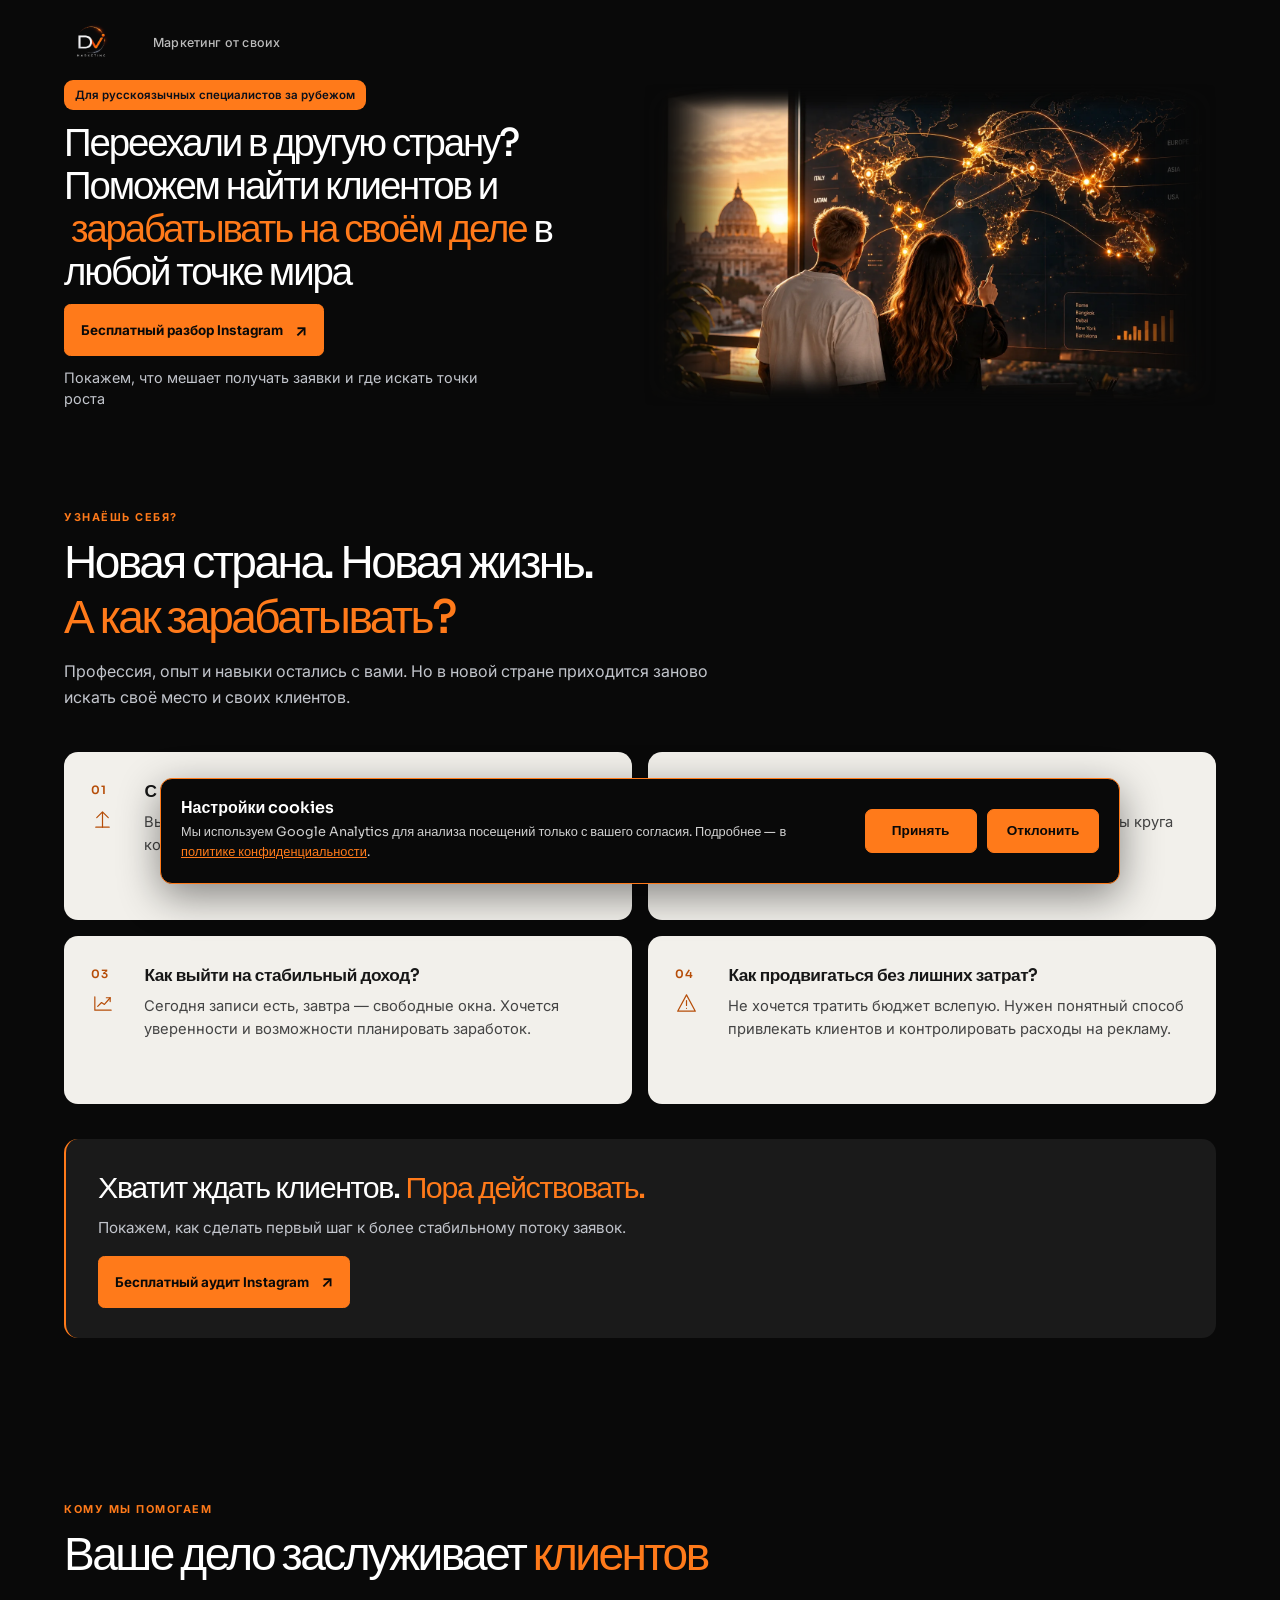
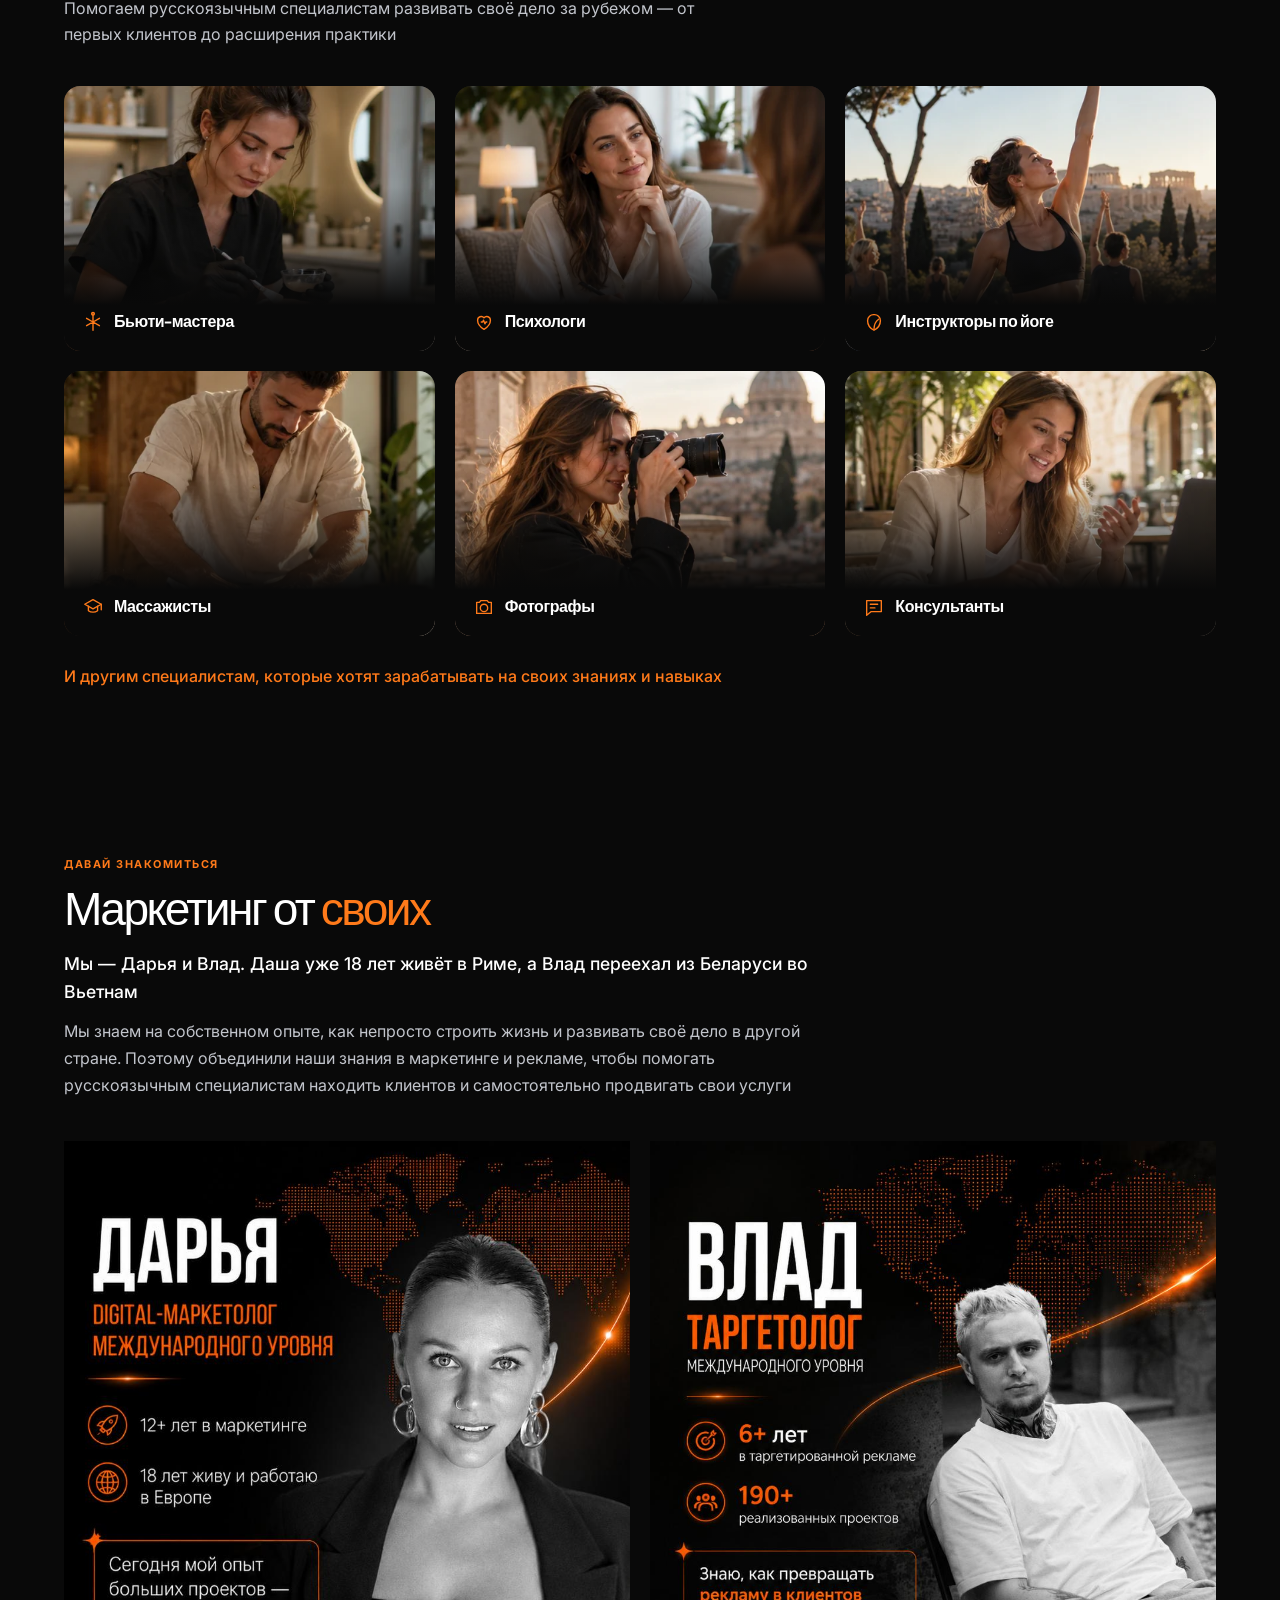
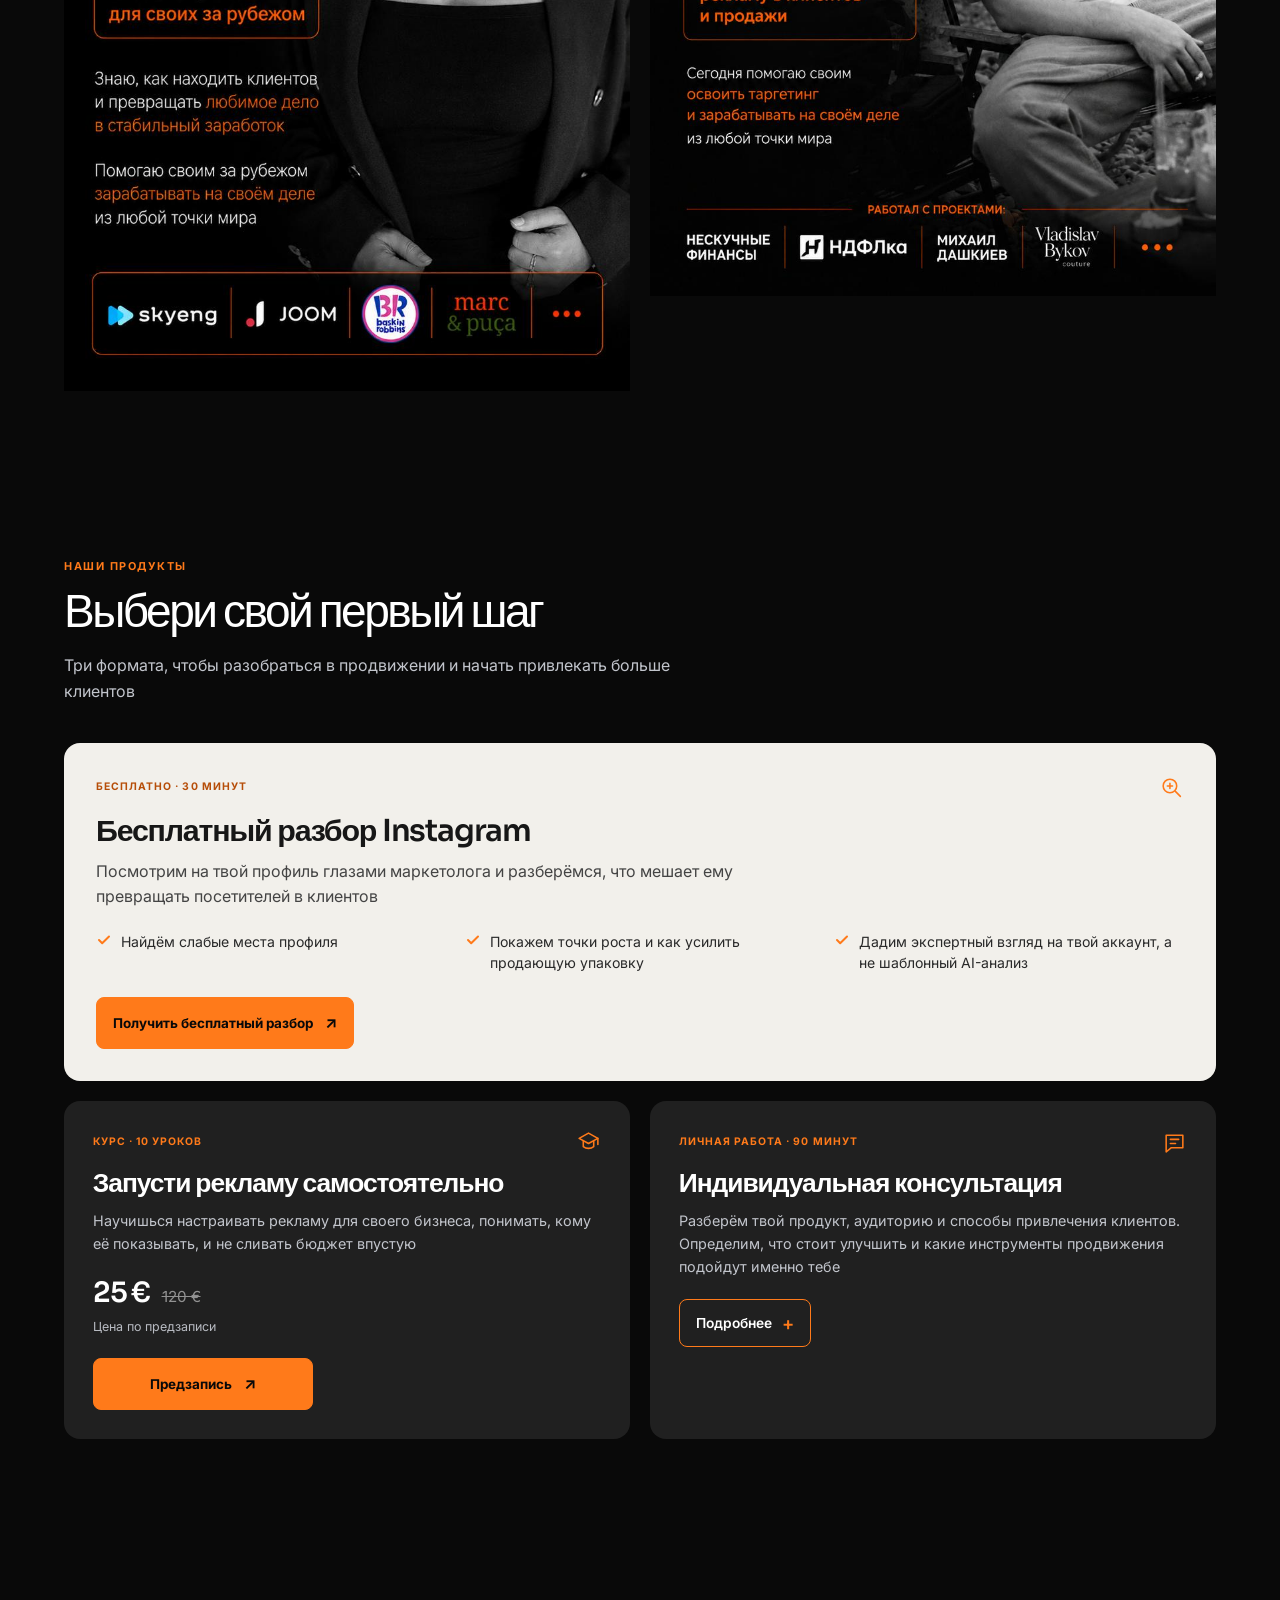
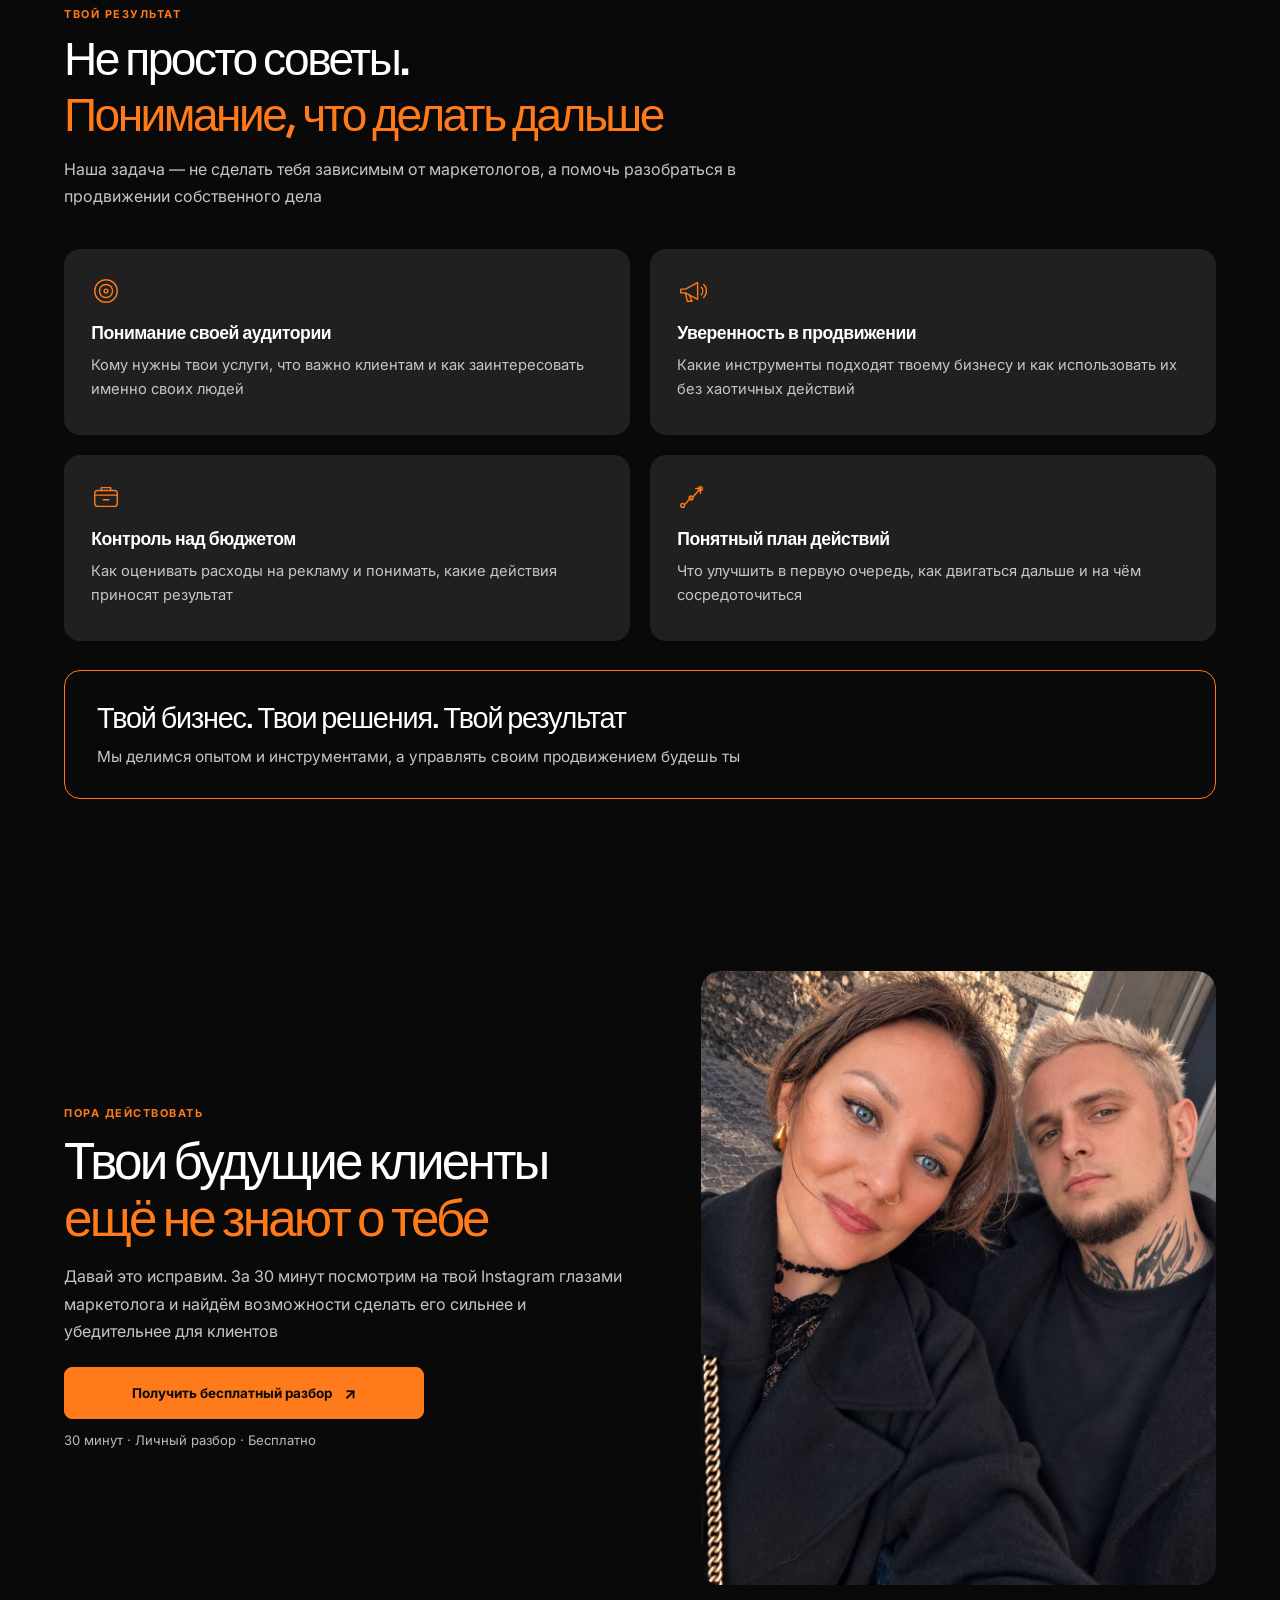
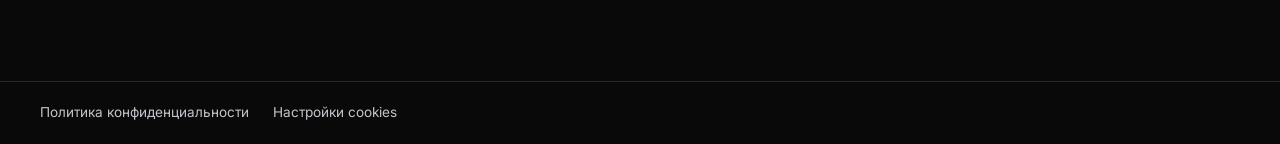
<file: index.html>
<!doctype html>
<html lang="ru">
  <head>
    <meta charset="utf-8" />
    <meta name="viewport" content="width=device-width, initial-scale=1" />
    <meta name="theme-color" content="#090909" />
    <title>DV Marketing — Маркетинг от своих | Клиенты за рубежом</title>
    <meta
      name="description"
      content="Помогаем русскоязычным специалистам за рубежом привлекать клиентов. Бесплатный разбор Instagram, обучение самостоятельному запуску рекламы и личные консультации"
    />
    <meta property="og:type" content="website" />
    <meta property="og:title" content="DV Marketing | Маркетинг от своих" />
    <meta
      property="og:description"
      content="Помогаем экспертам и мастерам находить клиентов и развивать своё дело в любой стране мира"
    />
    <meta property="og:locale" content="ru_RU" />
    <meta property="og:url" content="https://dvmarketing2026.github.io/DV-marketing/" />
    <meta
      property="og:image"
      content="https://dvmarketing2026.github.io/DV-marketing/images/hero-world-map.webp"
    />
    <link rel="canonical" href="https://dvmarketing2026.github.io/DV-marketing/" />
    <link rel="icon" type="image/jpeg" href="images/logo.jpeg?v=20261020" />
    <link rel="preconnect" href="https://fonts.googleapis.com" />
    <link rel="preconnect" href="https://fonts.gstatic.com" crossorigin />
    <link
      href="https://fonts.googleapis.com/css2?family=Inter:wght@400;500;600;700&family=Sora:wght@400;500;600;700&display=swap"
      rel="stylesheet"
    />
    <link rel="stylesheet" href="style.css" />
    <script src="script.js" defer></script>
  </head>
  <body>
    <main id="main">
      <section class="hero" aria-labelledby="hero-title">
        <header class="site-header">
          <a class="brand" href="#main" aria-label="DV Marketing — на главную">
            <img
              class="brand__logo"
              src="images/logo.jpeg"
              alt="DV"
              width="1280"
              height="1280"
            />
          </a>
          <p class="brand__tagline">Маркетинг от своих</p>
        </header>
        <div class="hero__content">
          <p class="hero__badge">
            Для русскоязычных специалистов за рубежом
          </p>
          <h1 id="hero-title">
            <span class="hero__headline-line">Переехали в другую страну?</span>
            <span class="hero__headline-line">
              Поможем найти клиентов&nbsp;и
              <span class="hero__highlight">&nbsp;зарабатывать на своём деле</span>&nbsp;в любой точке мира
            </span>
          </h1>
        </div>
        <figure class="hero__visual">
          <img
            class="hero__image"
            src="images/hero-world-map.webp"
            alt="Дарья и Влад рассматривают карту мира с международными связями"
            width="1536"
            height="864"
            fetchpriority="high"
          />
        </figure>
        <div class="hero__action">
          <a
            class="hero__button"
            href="https://t.me/dv_marketing_assistant_bot?start=audit"
            target="_blank"
            rel="noopener noreferrer"
          >
            Бесплатный разбор Instagram
            <span class="hero__button-arrow" aria-hidden="true">↗</span>
          </a>
          <p class="hero__note">
            Покажем, что мешает получать заявки и где искать точки роста
          </p>
        </div>
      </section>
      <section class="pains-section" aria-labelledby="pains-title">
        <div class="pains-section__inner">
          <header class="pains-section__header">
            <p class="pains-section__eyebrow">УЗНАЁШЬ СЕБЯ?</p>
            <h2 class="pains-section__title" id="pains-title">
              <span>Новая страна. Новая жизнь.</span>
              <span class="pains-section__title-accent">А как зарабатывать?</span>
            </h2>
            <p class="pains-section__intro">
              Профессия, опыт и навыки остались с вами. Но в новой стране приходится заново искать своё место и своих клиентов.
            </p>
          </header>

          <ul class="pains-list">
            <li class="pains-list__item">
              <div class="pains-list__meta">
                <span class="pains-list__number">01</span>
                <svg class="pains-list__icon" viewBox="0 0 24 24" fill="none" aria-hidden="true">
                  <path d="M12 20V4m0 0L6 10m6-6 6 6" />
                  <path d="M5 20h14" />
                </svg>
              </div>
              <div class="pains-list__copy">
                <h3>С чего начать?</h3>
                <p>Вы знаете своё дело, но не понимаете, как находить людей, которым нужны ваши услуги.</p>
              </div>
            </li>
            <li class="pains-list__item">
              <div class="pains-list__meta">
                <span class="pains-list__number">02</span>
                <svg class="pains-list__icon" viewBox="0 0 24 24" fill="none" aria-hidden="true">
                  <circle cx="10.5" cy="10.5" r="6.5" />
                  <path d="m15.5 15.5 5 5M10.5 7v7m-3.5-3.5h7" />
                </svg>
              </div>
              <div class="pains-list__copy">
                <h3>Как привлечь больше клиентов?</h3>
                <p>Рекомендации работают, но хочется выйти за пределы круга знакомых и расширить свою аудиторию.</p>
              </div>
            </li>
            <li class="pains-list__item">
              <div class="pains-list__meta">
                <span class="pains-list__number">03</span>
                <svg class="pains-list__icon" viewBox="0 0 24 24" fill="none" aria-hidden="true">
                  <path d="M4 19V5m0 14h17" />
                  <path d="m7 15 4-4 3 2 6-7" />
                  <path d="M16 6h4v4" />
                </svg>
              </div>
              <div class="pains-list__copy">
                <h3>Как выйти на стабильный доход?</h3>
                <p>Сегодня записи есть, завтра — свободные окна. Хочется уверенности и возможности планировать заработок.</p>
              </div>
            </li>
            <li class="pains-list__item">
              <div class="pains-list__meta">
                <span class="pains-list__number">04</span>
                <svg class="pains-list__icon" viewBox="0 0 24 24" fill="none" aria-hidden="true">
                  <path d="M12 3 2.8 20h18.4L12 3Z" />
                  <path d="M12 9v5m0 3h.01" />
                </svg>
              </div>
              <div class="pains-list__copy">
                <h3>Как продвигаться без лишних затрат?</h3>
                <p>Не хочется тратить бюджет вслепую. Нужен понятный способ привлекать клиентов и контролировать расходы на рекламу.</p>
              </div>
            </li>
          </ul>
          <aside class="pains-callout">
            <h3>Хватит ждать клиентов. <span>Пора действовать.</span></h3>
            <p>Покажем, как сделать первый шаг к более стабильному потоку заявок.</p>
            <a
              class="hero__button pains-callout__button"
              href="https://t.me/dv_marketing_assistant_bot?start=audit"
              target="_blank"
              rel="noopener noreferrer"
            >
              Бесплатный аудит Instagram
              <span class="hero__button-arrow" aria-hidden="true">↗</span>
            </a>
          </aside>
        </div>
      </section>
      <section class="audience-section" aria-labelledby="audience-title">
        <div class="audience-section__inner">
          <header class="audience-section__header">
            <p class="audience-section__eyebrow">КОМУ МЫ ПОМОГАЕМ</p>
            <h2 class="audience-section__title" id="audience-title">
              Ваше дело заслуживает <span>клиентов</span>
            </h2>
            <p class="audience-section__intro">
              Помогаем русскоязычным специалистам развивать своё дело за рубежом — от первых клиентов до расширения практики
            </p>
          </header>

          <div class="audience-grid">
            <article class="audience-card">
              <img
                class="audience-card__image"
                src="images/dv-beautician.webp"
                alt="Косметолог проводит процедуру клиенту"
                width="502"
                height="502"
                loading="lazy"
              />
              <div class="audience-card__caption">
                <svg class="audience-card__icon" viewBox="0 0 24 24" fill="none" aria-hidden="true">
                  <path d="M12 3v18M5 8l7 4 7-4M5 16l7-4 7 4" />
                  <circle cx="12" cy="3" r="1.5" />
                </svg>
                <h3>Бьюти-мастера</h3>
              </div>
            </article>
            <article class="audience-card">
              <img
                class="audience-card__image"
                src="images/dv-psychologist.webp"
                alt="Психолог проводит консультацию"
                width="502"
                height="502"
                loading="lazy"
              />
              <div class="audience-card__caption">
                <svg class="audience-card__icon" viewBox="0 0 24 24" fill="none" aria-hidden="true">
                  <path d="M12 20s-7-4.35-7-10a4 4 0 0 1 7-2.65A4 4 0 0 1 19 10c0 5.65-7 10-7 10Z" />
                  <path d="M9 12h1.5l1-2 1.5 4 1-2H15" />
                </svg>
                <h3>Психологи</h3>
              </div>
            </article>
            <article class="audience-card">
              <img
                class="audience-card__image"
                src="images/dv-yoga-instructor.webp"
                alt="Инструктор по йоге показывает упражнение"
                width="502"
                height="502"
                loading="lazy"
              />
              <div class="audience-card__caption">
                <svg class="audience-card__icon" viewBox="0 0 24 24" fill="none" aria-hidden="true">
                  <path d="M12 21c-4.5-2.4-7-6-7-10.5A6.5 6.5 0 0 1 12 4a6.5 6.5 0 0 1 7 6.5C19 15 16.5 18.6 12 21Z" />
                  <path d="M12 20c0-5 1.5-8.5 5-11" />
                </svg>
                <h3>Инструкторы по йоге</h3>
              </div>
            </article>
            <article class="audience-card">
              <img
                class="audience-card__image"
                src="images/dv-massage-therapist.webp"
                alt="Массажист проводит массаж клиенту"
                width="502"
                height="502"
                loading="lazy"
              />
              <div class="audience-card__caption">
                <svg class="audience-card__icon" viewBox="0 0 24 24" fill="none" aria-hidden="true">
                  <path d="m3 9 9-5 9 5-9 5-9-5Z" />
                  <path d="M7 11.2V16c2.8 2.2 7.2 2.2 10 0v-4.8M21 9v6" />
                </svg>
                <h3>Массажисты</h3>
              </div>
            </article>
            <article class="audience-card">
              <img
                class="audience-card__image"
                src="images/dv-photographer-rome.webp"
                alt="Фотограф за работой в Риме"
                width="502"
                height="502"
                loading="lazy"
              />
              <div class="audience-card__caption">
                <svg class="audience-card__icon" viewBox="0 0 24 24" fill="none" aria-hidden="true">
                  <path d="M4 7h3l1.5-2h7L17 7h3v12H4V7Z" />
                  <circle cx="12" cy="13" r="4" />
                </svg>
                <h3>Фотографы</h3>
              </div>
            </article>
            <article class="audience-card">
              <img
                class="audience-card__image"
                src="images/dv-consultant.webp"
                alt="Консультант обсуждает проект с клиентом"
                width="502"
                height="502"
                loading="lazy"
              />
              <div class="audience-card__caption">
                <svg class="audience-card__icon" viewBox="0 0 24 24" fill="none" aria-hidden="true">
                  <path d="M4 5h16v12H9l-5 4V5Z" />
                  <path d="M8 9h8M8 13h5" />
                </svg>
                <h3>Консультанты</h3>
              </div>
            </article>
          </div>

          <p class="audience-section__other">
            И другим специалистам, которые хотят зарабатывать на своих знаниях и навыках
          </p>
        </div>
      </section>
      <section class="founders-section" aria-labelledby="founders-title">
        <div class="founders-section__inner">
          <header class="founders-section__header">
            <p class="founders-section__eyebrow">ДАВАЙ ЗНАКОМИТЬСЯ</p>
            <h2 class="founders-section__title" id="founders-title">
              Маркетинг от <span>своих</span>
            </h2>
            <p class="founders-section__intro">
              Мы — Дарья и Влад. Даша уже 18 лет живёт в Риме, а Влад переехал из Беларуси во Вьетнам
            </p>
            <p class="founders-section__copy">
              Мы знаем на собственном опыте, как непросто строить жизнь и развивать своё дело в другой стране. Поэтому объединили наши знания в маркетинге и рекламе, чтобы помогать русскоязычным специалистам находить клиентов и самостоятельно продвигать свои услуги
            </p>
          </header>

          <div class="founders-gallery">
            <figure class="founders-gallery__item">
              <img
                class="founders-gallery__image"
                src="images/daria-profile.jpeg"
                alt="Дарья, digital-маркетолог международного уровня"
                width="852"
                height="1280"
                loading="lazy"
              />
            </figure>
            <figure class="founders-gallery__item">
              <img
                class="founders-gallery__image"
                src="images/vlad-profile.jpeg"
                alt="Влад, таргетолог международного уровня"
                width="960"
                height="1280"
                loading="lazy"
              />
            </figure>
          </div>
        </div>
      </section>
      <section class="products-section" aria-labelledby="products-title">
        <div class="products-section__inner">
          <header class="products-section__header">
            <p class="products-section__eyebrow">НАШИ ПРОДУКТЫ</p>
            <h2 class="products-section__title" id="products-title">Выбери свой первый шаг</h2>
            <p class="products-section__intro">
              Три формата, чтобы разобраться в продвижении и начать привлекать больше клиентов
            </p>
          </header>

          <div class="products-grid">
            <article class="products-card products-card--audit">
              <div class="products-card__topline">
                <span class="products-card__label">БЕСПЛАТНО · 30 МИНУТ</span>
                <svg class="products-card__icon" viewBox="0 0 24 24" fill="none" aria-hidden="true">
                  <circle cx="10.5" cy="10.5" r="6.5" />
                  <path d="m15.5 15.5 5 5M8 10.5h5M10.5 8v5" />
                </svg>
              </div>
              <h3 class="products-card__title">Бесплатный разбор Instagram</h3>
              <p class="products-card__description">
                Посмотрим на твой профиль глазами маркетолога и разберёмся, что мешает ему превращать посетителей в клиентов
              </p>
              <ul class="products-benefits">
                <li>
                  <svg viewBox="0 0 16 16" fill="none" aria-hidden="true">
                    <path d="m3 8 3.2 3.2L13 4.5" />
                  </svg>
                  <span>Найдём слабые места профиля</span>
                </li>
                <li>
                  <svg viewBox="0 0 16 16" fill="none" aria-hidden="true">
                    <path d="m3 8 3.2 3.2L13 4.5" />
                  </svg>
                  <span>Покажем точки роста и как усилить продающую упаковку</span>
                </li>
                <li>
                  <svg viewBox="0 0 16 16" fill="none" aria-hidden="true">
                    <path d="m3 8 3.2 3.2L13 4.5" />
                  </svg>
                  <span>Дадим экспертный взгляд на твой аккаунт, а не шаблонный AI-анализ</span>
                </li>
              </ul>
              <a
                class="hero__button products-card__button"
                href="https://t.me/dv_marketing_assistant_bot?start=audit"
                target="_blank"
                rel="noopener noreferrer"
              >
                Получить бесплатный разбор
                <span class="hero__button-arrow" aria-hidden="true">↗</span>
              </a>
            </article>

            <article class="products-card products-card--course">
              <div class="products-card__topline">
                <span class="products-card__label">КУРС · 10 УРОКОВ</span>
                <svg class="products-card__icon" viewBox="0 0 24 24" fill="none" aria-hidden="true">
                  <path d="m3 8 9-5 9 5-9 5-9-5Z" />
                  <path d="M7 10.5V16c2.8 2.2 7.2 2.2 10 0v-5.5M21 8v6" />
                </svg>
              </div>
              <h3 class="products-card__title">Запусти рекламу самостоятельно</h3>
              <p class="products-card__description">
                Научишься настраивать рекламу для своего бизнеса, понимать, кому её показывать, и не сливать бюджет впустую
              </p>
              <div class="products-price">
                <span class="products-price__current">25 €</span>
                <del class="products-price__previous">120 €</del>
              </div>
              <p class="products-card__price-note">Цена по предзаписи</p>
              <a
                class="hero__button products-card__button"
                href="https://t.me/dv_marketing_assistant_bot?start=course_waitlist"
                target="_blank"
                rel="noopener noreferrer"
              >
                Предзапись
                <span class="hero__button-arrow" aria-hidden="true">↗</span>
              </a>
            </article>

            <article class="products-card products-card--consultation">
              <div class="products-card__topline">
                <span class="products-card__label">ЛИЧНАЯ РАБОТА · 90 МИНУТ</span>
                <svg class="products-card__icon" viewBox="0 0 24 24" fill="none" aria-hidden="true">
                  <path d="M4 5h16v12H9l-5 4V5Z" />
                  <path d="M8 9h8M8 13h5" />
                </svg>
              </div>
              <h3 class="products-card__title">Индивидуальная консультация</h3>
              <p class="products-card__description">
                Разберём твой продукт, аудиторию и способы привлечения клиентов. Определим, что стоит улучшить и какие инструменты продвижения подойдут именно тебе
              </p>
              <details class="products-details">
                <summary>Подробнее</summary>
                <p>
                  На встрече обсудим твои задачи, разберём текущие способы продвижения и определим приоритетные действия, которые ты сможешь внедрить самостоятельно
                </p>
                <a
                  class="hero__button products-card__button"
                  href="https://t.me/dv_marketing_assistant_bot?start=consultation"
                  target="_blank"
                  rel="noopener noreferrer"
                >
                  Записаться на консультацию
                  <span class="hero__button-arrow" aria-hidden="true">↗</span>
                </a>
              </details>
            </article>
          </div>
        </div>
      </section>
      <section class="results-section" aria-labelledby="results-title">
        <div class="results-section__inner">
          <header class="results-section__header">
            <p class="results-section__eyebrow">ТВОЙ РЕЗУЛЬТАТ</p>
            <h2 class="results-section__title" id="results-title">
              <span>Не просто советы.</span>
              <span class="results-section__title-accent">Понимание, что делать дальше</span>
            </h2>
            <p class="results-section__intro">
              Наша задача — не сделать тебя зависимым от маркетологов, а помочь разобраться в продвижении собственного дела
            </p>
          </header>

          <ul class="results-grid">
            <li class="results-card">
              <svg class="results-card__icon" viewBox="0 0 32 32" fill="none" aria-hidden="true">
                <circle cx="16" cy="16" r="12" />
                <circle cx="16" cy="16" r="7" />
                <circle cx="16" cy="16" r="2" />
              </svg>
              <h3>Понимание своей аудитории</h3>
              <p>Кому нужны твои услуги, что важно клиентам и как заинтересовать именно своих людей</p>
            </li>
            <li class="results-card">
              <svg class="results-card__icon" viewBox="0 0 32 32" fill="none" aria-hidden="true">
                <path d="M4 14v4h5l13 7V7L9 14H4Z" />
                <path d="m9 18 2 9h5l-3-7" />
                <path d="M26 12a6 6 0 0 1 0 8M28.5 9a10 10 0 0 1 0 14" />
              </svg>
              <h3>Уверенность в продвижении</h3>
              <p>Какие инструменты подходят твоему бизнесу и как использовать их без хаотичных действий</p>
            </li>
            <li class="results-card">
              <svg class="results-card__icon" viewBox="0 0 32 32" fill="none" aria-hidden="true">
                <rect x="4" y="9" width="24" height="17" rx="3" />
                <path d="M4 14h24M13 19h6" />
                <path d="M11 9V6h10v3" />
              </svg>
              <h3>Контроль над бюджетом</h3>
              <p>Как оценивать расходы на рекламу и понимать, какие действия приносят результат</p>
            </li>
            <li class="results-card">
              <svg class="results-card__icon" viewBox="0 0 32 32" fill="none" aria-hidden="true">
                <circle cx="6" cy="25" r="2" />
                <circle cx="15" cy="17" r="2" />
                <circle cx="25" cy="7" r="2" />
                <path d="M8 24c3-1 4-6 7-7m2-1 6-7" />
                <path d="M20 7h5v5" />
              </svg>
              <h3>Понятный план действий</h3>
              <p>Что улучшить в первую очередь, как двигаться дальше и на чём сосредоточиться</p>
            </li>
          </ul>

          <aside class="results-callout">
            <h3>Твой бизнес. Твои решения. Твой результат</h3>
            <p>Мы делимся опытом и инструментами, а управлять своим продвижением будешь ты</p>
          </aside>
        </div>
      </section>
      <section class="final-section" aria-labelledby="final-title">
        <div class="final-section__inner">
          <div class="final-section__content">
            <p class="final-section__eyebrow">ПОРА ДЕЙСТВОВАТЬ</p>
            <h2 class="final-section__title" id="final-title">
              Твои будущие клиенты <span>ещё не знают о тебе</span>
            </h2>
            <p class="final-section__description">
              Давай это исправим. За 30 минут посмотрим на твой Instagram глазами маркетолога и найдём возможности сделать его сильнее и убедительнее для клиентов
            </p>
            <a
              class="hero__button final-section__button"
              href="https://t.me/dv_marketing_assistant_bot?start=audit"
              target="_blank"
              rel="noopener noreferrer"
            >
              Получить бесплатный разбор
              <span class="hero__button-arrow" aria-hidden="true">↗</span>
            </a>
            <p class="final-section__note">30 минут · Личный разбор · Бесплатно</p>
          </div>
          <figure class="final-section__visual">
            <img
              class="final-section__image"
              src="images/daria-vlad-together.jpeg"
              alt="Дарья и Влад вместе"
              width="1074"
              height="1280"
              loading="lazy"
            />
          </figure>
        </div>
      </section>
    </main>
    <footer class="site-footer">
      <div class="site-footer__inner">
        <a href="privacy.html">Политика конфиденциальности</a>
        <a href="#cookie-banner" data-cookie-settings>Настройки cookies</a>
      </div>
    </footer>
    <section
      class="cookie-banner"
      id="cookie-banner"
      role="dialog"
      aria-labelledby="cookie-banner-title"
      aria-describedby="cookie-banner-description"
      hidden
    >
      <div class="cookie-banner__copy">
        <h2 id="cookie-banner-title">Настройки cookies</h2>
        <p id="cookie-banner-description">
          Мы используем Google Analytics для анализа посещений только с вашего согласия. Подробнее — в
          <a href="privacy.html">политике конфиденциальности</a>.
        </p>
      </div>
      <div class="cookie-banner__actions">
        <button class="cookie-banner__button" type="button" data-cookie-choice="accepted">Принять</button>
        <button class="cookie-banner__button" type="button" data-cookie-choice="rejected">Отклонить</button>
      </div>
    </section>
  </body>
</html>
</file>
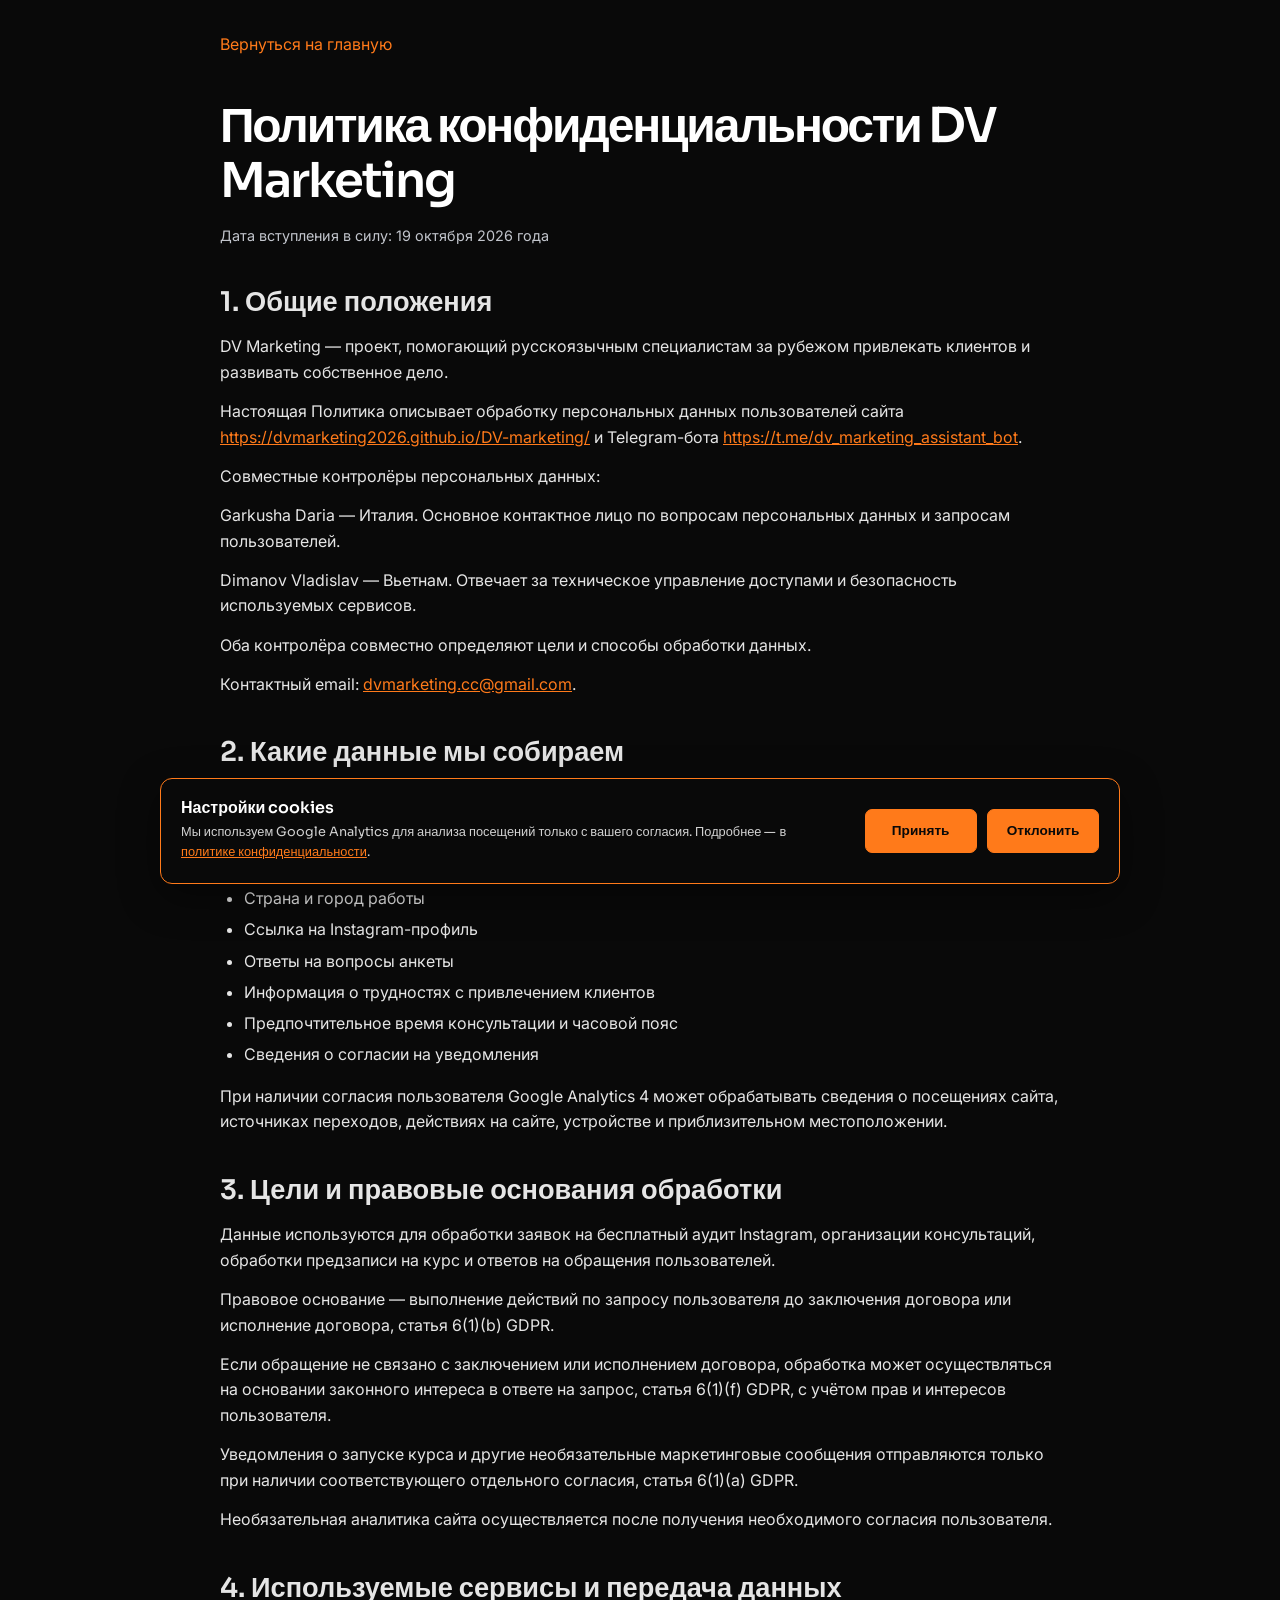
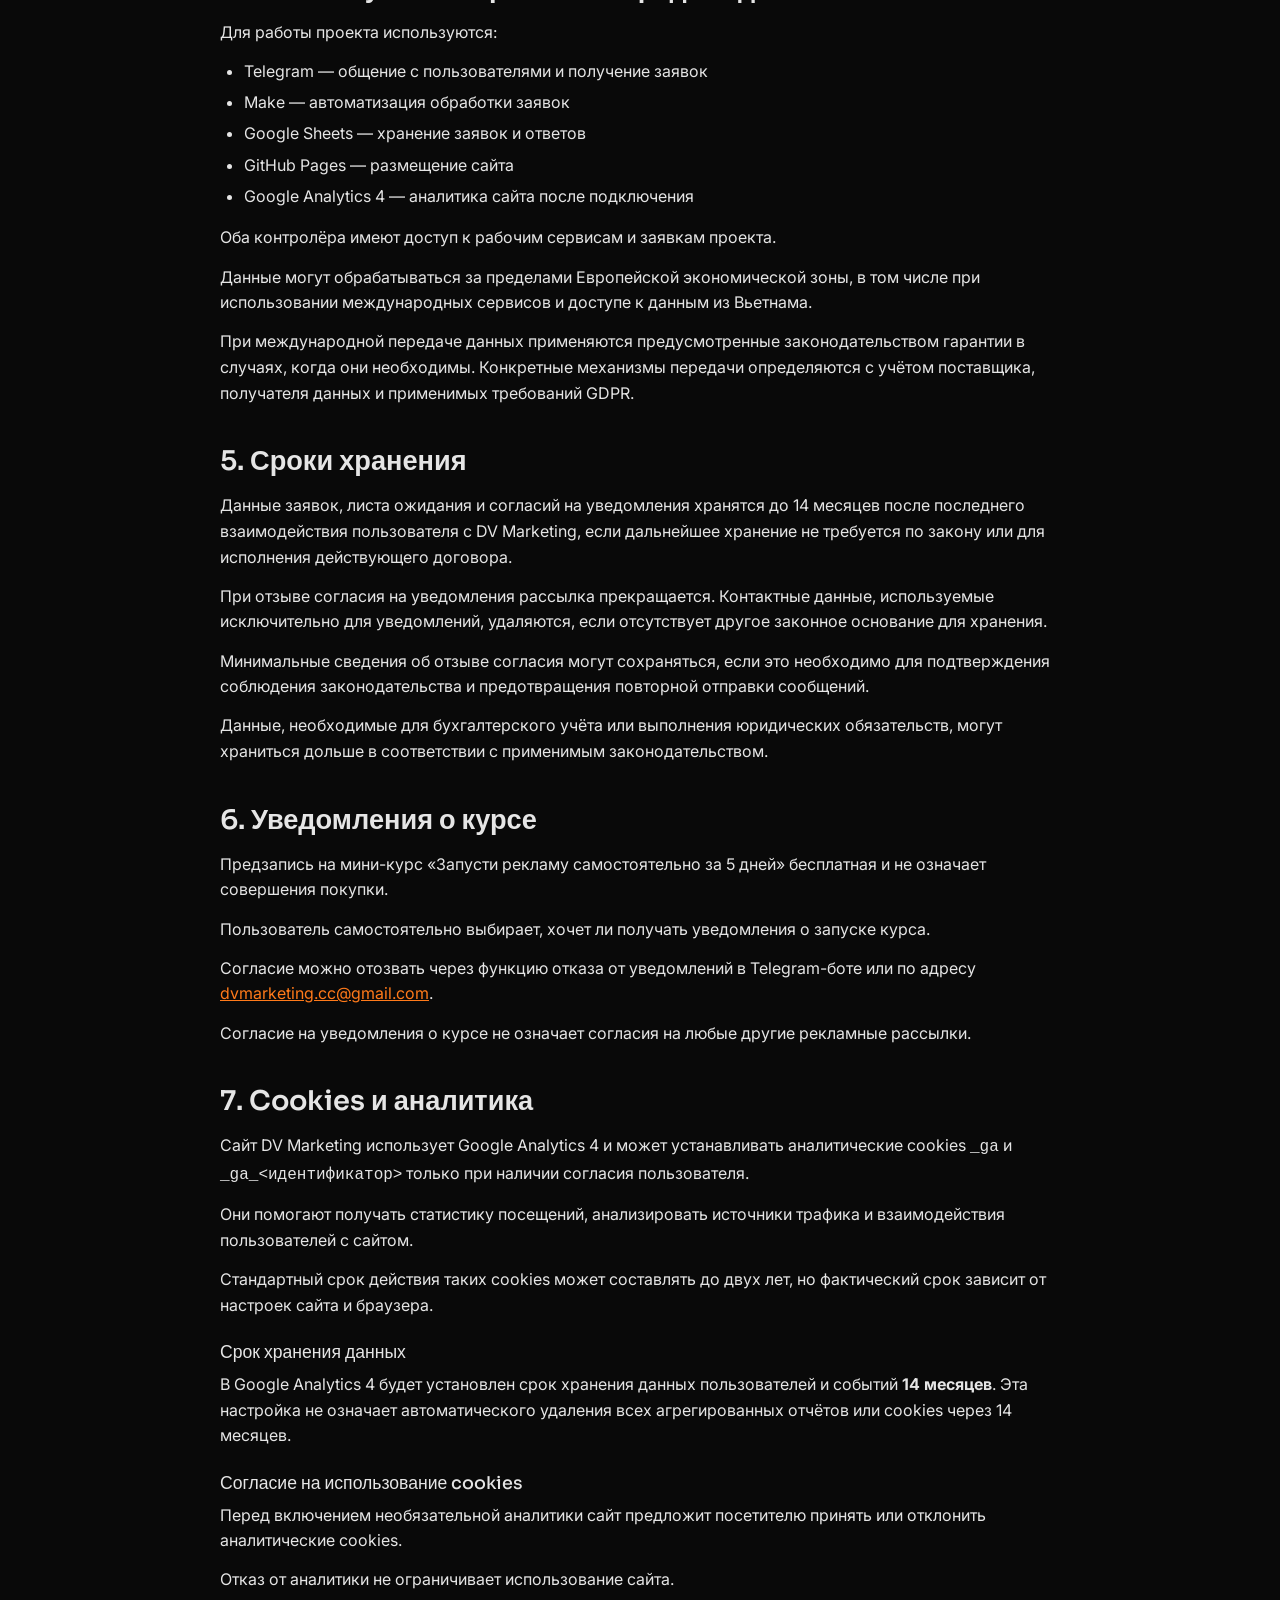
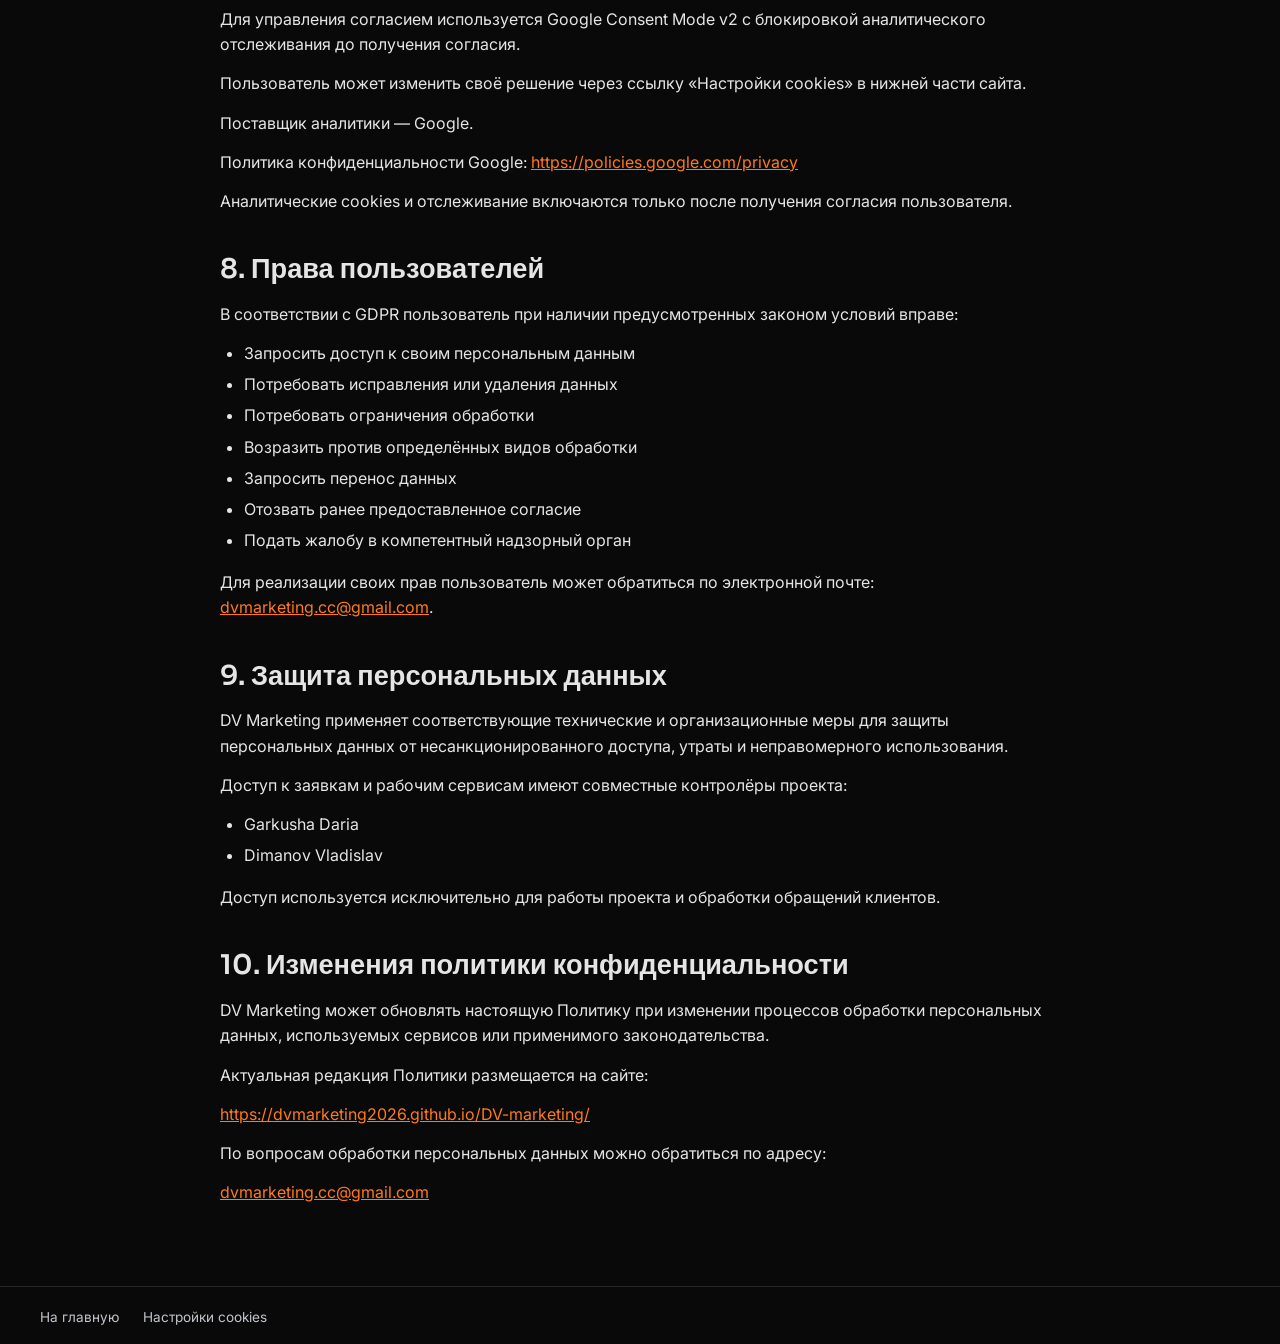
<file: privacy.html>
<!doctype html>
<html lang="ru">
  <head>
    <meta charset="utf-8" />
    <meta name="viewport" content="width=device-width, initial-scale=1" />
    <meta name="theme-color" content="#090909" />
    <title>Политика конфиденциальности — DV Marketing</title>
    <link rel="icon" type="image/jpeg" href="images/logo.jpeg?v=20261020" />
    <link rel="preconnect" href="https://fonts.googleapis.com" />
    <link rel="preconnect" href="https://fonts.gstatic.com" crossorigin />
    <link
      href="https://fonts.googleapis.com/css2?family=Inter:wght@400;500;600;700&family=Sora:wght@400;500;600;700&display=swap"
      rel="stylesheet"
    />
    <link rel="stylesheet" href="style.css" />
    <script src="script.js" defer></script>
  </head>
  <body>
    <main class="privacy-page">
      <a class="privacy-page__back" href="index.html">Вернуться на главную</a>
      <article>
        <header>
          <h1 class="privacy-page__title">Политика конфиденциальности DV Marketing</h1>
          <p class="privacy-page__date">
            Дата вступления в силу:
            <time datetime="2026-10-19">19 октября 2026 года</time>
          </p>
        </header>
        <div class="privacy-page__content" id="privacy-content">
          <section aria-labelledby="privacy-section-1">
            <h2 id="privacy-section-1">1. Общие положения</h2>
            <p>
              DV Marketing — проект, помогающий русскоязычным специалистам за рубежом привлекать клиентов и развивать собственное дело.
            </p>
            <p>
              Настоящая Политика описывает обработку персональных данных пользователей сайта
              <a href="https://dvmarketing2026.github.io/DV-marketing/">https://dvmarketing2026.github.io/DV-marketing/</a>
              и Telegram-бота
              <a href="https://t.me/dv_marketing_assistant_bot">https://t.me/dv_marketing_assistant_bot</a>.
            </p>
            <p>Совместные контролёры персональных данных:</p>
            <p>
              Garkusha Daria — Италия. Основное контактное лицо по вопросам персональных данных и запросам пользователей.
            </p>
            <p>
              Dimanov Vladislav — Вьетнам. Отвечает за техническое управление доступами и безопасность используемых сервисов.
            </p>
            <p>Оба контролёра совместно определяют цели и способы обработки данных.</p>
            <p>
              Контактный email:
              <a href="mailto:dvmarketing.cc@gmail.com">dvmarketing.cc@gmail.com</a>.
            </p>
          </section>

          <section aria-labelledby="privacy-section-2">
            <h2 id="privacy-section-2">2. Какие данные мы собираем</h2>
            <p>При обращении через Telegram-бота могут обрабатываться:</p>
            <ul>
              <li>Имя пользователя и Telegram ID</li>
              <li>Профессия и сфера деятельности</li>
              <li>Страна и город работы</li>
              <li>Ссылка на Instagram-профиль</li>
              <li>Ответы на вопросы анкеты</li>
              <li>Информация о трудностях с привлечением клиентов</li>
              <li>Предпочтительное время консультации и часовой пояс</li>
              <li>Сведения о согласии на уведомления</li>
            </ul>
            <p>
              При наличии согласия пользователя Google Analytics 4 может обрабатывать сведения о посещениях сайта, источниках переходов, действиях на сайте, устройстве и приблизительном местоположении.
            </p>
          </section>

          <section aria-labelledby="privacy-section-3">
            <h2 id="privacy-section-3">3. Цели и правовые основания обработки</h2>
            <p>
              Данные используются для обработки заявок на бесплатный аудит Instagram, организации консультаций, обработки предзаписи на курс и ответов на обращения пользователей.
            </p>
            <p>
              Правовое основание — выполнение действий по запросу пользователя до заключения договора или исполнение договора, статья 6(1)(b) GDPR.
            </p>
            <p>
              Если обращение не связано с заключением или исполнением договора, обработка может осуществляться на основании законного интереса в ответе на запрос, статья 6(1)(f) GDPR, с учётом прав и интересов пользователя.
            </p>
            <p>
              Уведомления о запуске курса и другие необязательные маркетинговые сообщения отправляются только при наличии соответствующего отдельного согласия, статья 6(1)(a) GDPR.
            </p>
            <p>Необязательная аналитика сайта осуществляется после получения необходимого согласия пользователя.</p>
          </section>

          <section aria-labelledby="privacy-section-4">
            <h2 id="privacy-section-4">4. Используемые сервисы и передача данных</h2>
            <p>Для работы проекта используются:</p>
            <ul>
              <li>Telegram — общение с пользователями и получение заявок</li>
              <li>Make — автоматизация обработки заявок</li>
              <li>Google Sheets — хранение заявок и ответов</li>
              <li>GitHub Pages — размещение сайта</li>
              <li>Google Analytics 4 — аналитика сайта после подключения</li>
            </ul>
            <p>Оба контролёра имеют доступ к рабочим сервисам и заявкам проекта.</p>
            <p>
              Данные могут обрабатываться за пределами Европейской экономической зоны, в том числе при использовании международных сервисов и доступе к данным из Вьетнама.
            </p>
            <p>
              При международной передаче данных применяются предусмотренные законодательством гарантии в случаях, когда они необходимы. Конкретные механизмы передачи определяются с учётом поставщика, получателя данных и применимых требований GDPR.
            </p>
          </section>

          <section aria-labelledby="privacy-section-5">
            <h2 id="privacy-section-5">5. Сроки хранения</h2>
            <p>
              Данные заявок, листа ожидания и согласий на уведомления хранятся до 14 месяцев после последнего взаимодействия пользователя с DV Marketing, если дальнейшее хранение не требуется по закону или для исполнения действующего договора.
            </p>
            <p>
              При отзыве согласия на уведомления рассылка прекращается. Контактные данные, используемые исключительно для уведомлений, удаляются, если отсутствует другое законное основание для хранения.
            </p>
            <p>
              Минимальные сведения об отзыве согласия могут сохраняться, если это необходимо для подтверждения соблюдения законодательства и предотвращения повторной отправки сообщений.
            </p>
            <p>
              Данные, необходимые для бухгалтерского учёта или выполнения юридических обязательств, могут храниться дольше в соответствии с применимым законодательством.
            </p>
          </section>

          <section aria-labelledby="privacy-section-6">
            <h2 id="privacy-section-6">6. Уведомления о курсе</h2>
            <p>
              Предзапись на мини-курс «Запусти рекламу самостоятельно за 5 дней» бесплатная и не означает совершения покупки.
            </p>
            <p>Пользователь самостоятельно выбирает, хочет ли получать уведомления о запуске курса.</p>
            <p>
              Согласие можно отозвать через функцию отказа от уведомлений в Telegram-боте или по адресу
              <a href="mailto:dvmarketing.cc@gmail.com">dvmarketing.cc@gmail.com</a>.
            </p>
            <p>Согласие на уведомления о курсе не означает согласия на любые другие рекламные рассылки.</p>
          </section>

          <section aria-labelledby="privacy-section-7">
            <h2 id="privacy-section-7">7. Cookies и аналитика</h2>
            <p>
              Сайт DV Marketing использует Google Analytics 4 и может устанавливать аналитические cookies <code>_ga</code> и <code>_ga_&lt;идентификатор&gt;</code> только при наличии согласия пользователя.
            </p>
            <p>
              Они помогают получать статистику посещений, анализировать источники трафика и взаимодействия пользователей с сайтом.
            </p>
            <p>
              Стандартный срок действия таких cookies может составлять до двух лет, но фактический срок зависит от настроек сайта и браузера.
            </p>
            <h3>Срок хранения данных</h3>
            <p>
              В Google Analytics 4 будет установлен срок хранения данных пользователей и событий <strong>14 месяцев</strong>. Эта настройка не означает автоматического удаления всех агрегированных отчётов или cookies через 14 месяцев.
            </p>
            <h3>Согласие на использование cookies</h3>
            <p>
              Перед включением необязательной аналитики сайт предложит посетителю принять или отклонить аналитические cookies.
            </p>
            <p>Отказ от аналитики не ограничивает использование сайта.</p>
            <p>
              Для управления согласием используется Google Consent Mode v2 с блокировкой аналитического отслеживания до получения согласия.
            </p>
            <p>
              Пользователь может изменить своё решение через ссылку «Настройки cookies» в нижней части сайта.
            </p>
            <p>Поставщик аналитики — Google.</p>
            <p>
              Политика конфиденциальности Google:
              <a href="https://policies.google.com/privacy">https://policies.google.com/privacy</a>
            </p>
            <p>Аналитические cookies и отслеживание включаются только после получения согласия пользователя.</p>
          </section>

          <section aria-labelledby="privacy-section-8">
            <h2 id="privacy-section-8">8. Права пользователей</h2>
            <p>В соответствии с GDPR пользователь при наличии предусмотренных законом условий вправе:</p>
            <ul>
              <li>Запросить доступ к своим персональным данным</li>
              <li>Потребовать исправления или удаления данных</li>
              <li>Потребовать ограничения обработки</li>
              <li>Возразить против определённых видов обработки</li>
              <li>Запросить перенос данных</li>
              <li>Отозвать ранее предоставленное согласие</li>
              <li>Подать жалобу в компетентный надзорный орган</li>
            </ul>
            <p>
              Для реализации своих прав пользователь может обратиться по электронной почте:
              <a href="mailto:dvmarketing.cc@gmail.com">dvmarketing.cc@gmail.com</a>.
            </p>
          </section>

          <section aria-labelledby="privacy-section-9">
            <h2 id="privacy-section-9">9. Защита персональных данных</h2>
            <p>
              DV Marketing применяет соответствующие технические и организационные меры для защиты персональных данных от несанкционированного доступа, утраты и неправомерного использования.
            </p>
            <p>Доступ к заявкам и рабочим сервисам имеют совместные контролёры проекта:</p>
            <ul>
              <li>Garkusha Daria</li>
              <li>Dimanov Vladislav</li>
            </ul>
            <p>Доступ используется исключительно для работы проекта и обработки обращений клиентов.</p>
          </section>

          <section aria-labelledby="privacy-section-10">
            <h2 id="privacy-section-10">10. Изменения политики конфиденциальности</h2>
            <p>
              DV Marketing может обновлять настоящую Политику при изменении процессов обработки персональных данных, используемых сервисов или применимого законодательства.
            </p>
            <p>Актуальная редакция Политики размещается на сайте:</p>
            <p>
              <a href="https://dvmarketing2026.github.io/DV-marketing/">https://dvmarketing2026.github.io/DV-marketing/</a>
            </p>
            <p>По вопросам обработки персональных данных можно обратиться по адресу:</p>
            <p>
              <a href="mailto:dvmarketing.cc@gmail.com">dvmarketing.cc@gmail.com</a>
            </p>
          </section>
        </div>
      </article>
    </main>
    <footer class="site-footer">
      <div class="site-footer__inner">
        <a href="index.html">На главную</a>
        <a href="#cookie-banner" data-cookie-settings>Настройки cookies</a>
      </div>
    </footer>
    <section
      class="cookie-banner"
      id="cookie-banner"
      role="dialog"
      aria-labelledby="cookie-banner-title"
      aria-describedby="cookie-banner-description"
      hidden
    >
      <div class="cookie-banner__copy">
        <h2 id="cookie-banner-title">Настройки cookies</h2>
        <p id="cookie-banner-description">
          Мы используем Google Analytics для анализа посещений только с вашего согласия. Подробнее — в
          <a href="privacy.html">политике конфиденциальности</a>.
        </p>
      </div>
      <div class="cookie-banner__actions">
        <button class="cookie-banner__button" type="button" data-cookie-choice="accepted">Принять</button>
        <button class="cookie-banner__button" type="button" data-cookie-choice="rejected">Отклонить</button>
      </div>
    </section>
  </body>
</html>
</file>
<file: style.css>
:root {
  color-scheme: dark;
  --color-graphite: #090909;
  --color-orange: #FF7A1A;
  --color-white: #FFFFFF;
  --font-heading: "Sora", sans-serif;
  --font-body: "Inter", sans-serif;
}

* {
  box-sizing: border-box;
}

html {
  scroll-behavior: smooth;
  scroll-padding-top: 2rem;
}

body {
  min-width: 320px;
  margin: 0;
  background: var(--color-graphite);
  color: var(--color-white);
  font-family: var(--font-body);
  font-size: 1rem;
  line-height: 1.6;
  -webkit-font-smoothing: antialiased;
  text-rendering: optimizeLegibility;
}

h1,
h2,
h3,
h4,
h5,
h6 {
  margin: 0;
  font-family: var(--font-heading);
  line-height: 1.15;
}

p {
  margin: 0;
}

a {
  color: var(--color-orange);
}

button,
input,
textarea,
select {
  font: inherit;
}

img,
svg,
video {
  display: block;
  max-width: 100%;
}

.hero {
  position: relative;
  isolation: isolate;
  display: flex;
  flex-direction: column;
  align-items: stretch;
  width: min(100%, 1200px);
  margin-inline: auto;
  padding: 14px 20px 36px;
  overflow: hidden;
  background-color: var(--color-graphite);
}

.site-header {
  position: relative;
  z-index: 1;
  display: flex;
  align-items: center;
  gap: 11px;
  mix-blend-mode: screen;
}

.brand {
  flex: 0 0 auto;
  display: block;
  width: 68px;
  height: 47px;
  overflow: hidden;
}

.brand__logo {
  width: auto;
  max-width: none;
  height: 100%;
  object-fit: contain;
}

.brand__tagline {
  max-width: 9rem;
  color: rgb(255 255 255 / 72%);
  font-size: 0.78rem;
  font-weight: 500;
  letter-spacing: 0.015em;
  line-height: 1.35;
}

.hero__content {
  position: relative;
  z-index: 1;
  width: 100%;
  max-width: 520px;
  margin-top: 12px;
}

.hero__badge {
  display: inline-block;
  max-width: 100%;
  margin-bottom: 0.75rem;
  padding: 0.45rem 0.7rem;
  border-radius: 9px;
  background: #FF7A1A;
  color: #0A0F1A;
  font-size: 0.72rem;
  font-weight: 600;
  line-height: 1.4;
}

.hero h1 {
  max-width: none;
  font-size: clamp(1.75rem, 7.8vw, 2rem);
  font-weight: 500;
  letter-spacing: -0.055em;
  line-height: 1.1;
}

.hero__headline-line {
  display: block;
}

.hero__highlight {
  color: var(--color-orange);
}

.hero__action {
  position: relative;
  z-index: 1;
  width: 100%;
  margin-top: 0.5rem;
}

.hero__image {
  width: 100%;
  height: auto;
  object-fit: contain;
  -webkit-mask-image:
    linear-gradient(to right, transparent 0%, #000 16%, #000 84%, transparent 100%),
    linear-gradient(to bottom, transparent 0%, #000 8%, #000 92%, transparent 100%);
  -webkit-mask-composite: source-in;
  mask-image:
    linear-gradient(to right, transparent 0%, #000 16%, #000 84%, transparent 100%),
    linear-gradient(to bottom, transparent 0%, #000 8%, #000 92%, transparent 100%);
  mask-composite: intersect;
}

.hero__button {
  display: flex;
  align-items: center;
  justify-content: center;
  gap: 0.75rem;
  width: fit-content;
  min-height: 50px;
  padding: 0.7rem 1rem;
  border: 1px solid var(--color-orange);
  border-radius: 0.4rem;
  background: var(--color-orange);
  color: var(--color-graphite);
  font-size: 0.84rem;
  font-weight: 700;
  line-height: 1.35;
  text-align: center;
  text-decoration: none;
  transition:
    background-color 180ms ease,
    box-shadow 180ms ease,
    transform 180ms ease;
}

.hero__button:hover {
  transform: translateY(-2px);
  background: #ff8c38;
  box-shadow: 0 10px 32px rgb(255 122 26 / 22%);
}

.hero__button:focus-visible {
  outline: 3px solid var(--color-white);
  outline-offset: 4px;
}

.hero__button-arrow {
  font-size: 1rem;
}

.hero__note {
  max-width: 28rem;
  margin-top: 0.65rem;
  color: #C2C5CC;
  font-size: 0.9rem;
  line-height: 1.5;
}

.hero__note span {
  padding-inline: 0.2rem;
  color: var(--color-orange);
}

.page-ready .hero__content,
.page-ready .site-header {
  animation: hero-enter 700ms cubic-bezier(0.2, 0.7, 0.2, 1) both;
}

.page-ready .hero__content {
  animation-delay: 100ms;
}

@keyframes hero-enter {
  from {
    opacity: 0;
    transform: translateY(16px);
  }

  to {
    opacity: 1;
    transform: translateY(0);
  }
}

@media (prefers-reduced-motion: reduce) {
  html {
    scroll-behavior: auto;
  }

  *,
  *::before,
  *::after {
    scroll-behavior: auto !important;
    animation-duration: 0.01ms !important;
    animation-iteration-count: 1 !important;
    transition-duration: 0.01ms !important;
  }
}

@media (min-width: 721px) {
  .hero {
    display: flex;
    flex-direction: column;
    align-items: stretch;
    padding: 16px 32px 36px;
  }

  .hero__content {
    align-self: start;
    max-width: min(100%, 590px);
    margin-top: 16px;
  }

  .hero h1 {
    max-width: none;
    font-size: clamp(1.75rem, 2.9vw, 2.65rem);
    line-height: 1.13;
  }

  .hero__visual {
    align-self: center;
    width: 100%;
    margin: 8px 0 0;
  }

  .hero__action {
    width: 100%;
    margin-top: 8px;
  }

  .site-header {
    align-self: stretch;
  }

  .brand {
    width: 78px;
    height: 54px;
  }

  .brand__logo {
    width: auto;
    height: 100%;
  }
}

@media (min-width: 900px) {
  .hero {
    display: grid;
    grid-template-columns: minmax(0, 48fr) minmax(0, 52fr);
    grid-template-rows: auto auto auto;
    align-content: start;
    align-items: center;
    column-gap: clamp(2rem, 4vw, 3.5rem);
    row-gap: 10px;
    padding: 16px 24px 36px;
  }

  .site-header {
    grid-column: 1 / -1;
    grid-row: 1;
  }

  .hero__content {
    grid-column: 1;
    grid-row: 2;
    justify-self: start;
    max-width: none;
    margin-top: 0;
  }

  .hero h1 {
    max-width: none;
    font-size: clamp(2.375rem, 3vw, 2.75rem);
    line-height: 1.12;
  }

  .hero__visual {
    grid-column: 2;
    grid-row: 2 / span 2;
    align-self: center;
    width: 100%;
    margin: 0;
  }

  .hero__action {
    grid-column: 1;
    grid-row: 3;
    width: auto;
    margin-top: 0;
  }

  .hero__button {
    width: fit-content;
    min-height: 52px;
  }
}

@media (max-width: 720px) {
  .hero {
    padding: 12px 20px 36px;
  }

  .site-header {
    align-self: stretch;
  }

  .brand {
    width: 68px;
    height: 47px;
  }

  .brand__logo {
    width: auto;
    height: 100%;
  }

  .brand__tagline {
    font-size: 0.73rem;
  }

  .hero__content {
    margin-top: 12px;
  }

  .hero h1 {
    max-width: none;
    font-size: clamp(1.75rem, 7.8vw, 2rem);
    line-height: 1.1;
  }

  .hero__badge {
    max-width: 340px;
    margin-bottom: 0.65rem;
    padding: 0.42rem 0.65rem;
    font-size: 0.7rem;
  }

  .hero__visual {
    width: calc(100% + 40px);
    margin: 0.65rem -20px 0;
  }

  .hero__image {
    width: 100%;
    height: auto;
    object-fit: contain;
  }

  .hero__button {
    width: min(100%, 360px);
    min-height: 50px;
    padding: 0.65rem 0.8rem;
    font-size: 0.82rem;
  }

  .hero__action {
    margin-top: 0.45rem;
  }

  .hero__note {
    max-width: 28rem;
    font-size: 0.9rem;
  }
}

@media (min-width: 721px) and (max-width: 899px) {
  .hero {
    padding-inline: 32px;
  }

  .hero__content {
    max-width: 100%;
  }

  .hero__visual {
    width: min(100%, 680px);
    justify-self: center;
  }

  .hero__action {
    align-self: center;
    width: min(100%, 680px);
  }

  .hero h1 {
    font-size: clamp(2rem, 4.2vw, 2.35rem);
  }
}

@media (prefers-reduced-motion: reduce) {
  .page-ready .hero__content,
  .page-ready .site-header {
    animation: none;
  }
}

.pains-section {
  background: #090909;
  padding: 36px 20px 56px;
}

.pains-section__inner {
  width: min(100%, 1152px);
  margin-inline: auto;
}

.pains-section__header {
  max-width: 680px;
}

.pains-section__eyebrow {
  color: var(--color-orange);
  font-size: 0.68rem;
  font-weight: 700;
  letter-spacing: 0.14em;
  line-height: 1.4;
}

.pains-section__title {
  display: grid;
  gap: 0.08em;
  margin-top: 0.7rem;
  font-size: clamp(1.9rem, 8vw, 2.45rem);
  font-weight: 500;
  letter-spacing: -0.055em;
  line-height: 1.12;
}

.pains-section__title-accent {
  color: var(--color-orange);
}

.pains-section__intro {
  max-width: 42rem;
  margin-top: 0.9rem;
  color: #C2C5CC;
  font-size: 0.94rem;
  line-height: 1.65;
}

.pains-list {
  display: grid;
  grid-template-columns: minmax(0, 1fr);
  gap: 12px;
  margin: 2rem 0 0;
  padding: 0;
  list-style: none;
}

.pains-list__item {
  display: grid;
  grid-template-columns: 34px minmax(0, 1fr);
  column-gap: 0.85rem;
  padding: 1.1rem;
  border-radius: 14px;
  background: #F2F0EB;
}

.pains-list__meta {
  display: flex;
  flex-direction: column;
  align-items: flex-start;
  gap: 0.55rem;
  padding-top: 0.1rem;
}

.pains-list__number {
  color: #B64D08;
  font-family: var(--font-heading);
  font-size: 0.72rem;
  font-weight: 600;
  letter-spacing: 0.04em;
}

.pains-list__icon {
  width: 21px;
  height: 21px;
  stroke: #B64D08;
  stroke-linecap: round;
  stroke-linejoin: round;
  stroke-width: 1.25;
}

.pains-list__copy h3 {
  color: #171717;
  font-size: 1rem;
  font-weight: 600;
  letter-spacing: -0.025em;
  line-height: 1.4;
}

.pains-list__copy p {
  max-width: 34rem;
  margin-top: 0.35rem;
  color: #444444;
  font-size: 0.86rem;
  line-height: 1.6;
}

.pains-callout {
  margin-top: 1.8rem;
  padding: 1.35rem 1.15rem;
  border-left: 2px solid var(--color-orange);
  border-radius: 14px;
  background: #1A1A1A;
}

.pains-callout h3 {
  max-width: 38rem;
  color: #FFFFFF;
  font-size: clamp(1.3rem, 5.8vw, 1.8rem);
  font-weight: 500;
  letter-spacing: -0.045em;
  line-height: 1.2;
}

.pains-callout h3 span {
  color: var(--color-orange);
}

.pains-callout > p {
  max-width: 38rem;
  margin-top: 0.6rem;
  color: #C2C5CC;
  font-size: 0.88rem;
  line-height: 1.6;
}

.pains-callout__button {
  margin-top: 1rem;
}

@media (min-width: 600px) {
  .pains-section {
    padding: 48px 32px 72px;
  }

  .pains-list {
    gap: 14px;
  }

  .pains-list__item {
    min-height: 156px;
    padding: 1.35rem;
  }

  .pains-callout {
    padding: 1.6rem 1.7rem;
  }
}

@media (min-width: 900px) {
  .pains-section {
    padding: 64px 32px 88px;
  }

  .pains-section__title {
    font-size: clamp(2.25rem, 3.6vw, 3rem);
  }

  .pains-section__intro {
    font-size: 1rem;
  }

  .pains-list {
    grid-template-columns: repeat(2, minmax(0, 1fr));
    gap: 16px;
    margin-top: 2.6rem;
  }

  .pains-list__item {
    min-height: 168px;
    column-gap: 1.2rem;
    padding: 1.7rem;
  }

  .pains-list__icon {
    width: 23px;
    height: 23px;
  }

  .pains-list__copy h3 {
    font-size: 1.08rem;
  }

  .pains-list__copy p {
    margin-top: 0.45rem;
    font-size: 0.92rem;
  }

  .pains-callout {
    margin-top: 2.2rem;
    padding: 1.9rem 2rem;
  }

  .pains-callout h3 {
    font-size: 1.9rem;
  }

  .pains-callout > p {
    font-size: 0.95rem;
  }
}

.audience-section {
  padding: 52px 20px 64px;
  background: #090909;
}

.audience-section__inner {
  width: min(100%, 1152px);
  margin-inline: auto;
}

.audience-section__header {
  max-width: 720px;
}

.audience-section__eyebrow {
  color: #FF7A1A;
  font-size: 0.68rem;
  font-weight: 700;
  letter-spacing: 0.14em;
  line-height: 1.4;
}

.audience-section__title {
  margin-top: 0.7rem;
  color: #FFFFFF;
  font-size: clamp(1.9rem, 8vw, 2.45rem);
  font-weight: 500;
  letter-spacing: -0.055em;
  line-height: 1.12;
}

.audience-section__title span {
  color: #FF7A1A;
}

.audience-section__intro {
  max-width: 42rem;
  margin-top: 0.9rem;
  color: #C2C5CC;
  font-size: 0.94rem;
  line-height: 1.65;
}

.audience-grid {
  display: grid;
  grid-template-columns: repeat(2, minmax(0, 1fr));
  gap: 12px;
  margin-top: 1.8rem;
}

.audience-card {
  position: relative;
  isolation: isolate;
  overflow: hidden;
  aspect-ratio: 0.82;
  border-radius: 16px;
  background: #1A1A1A;
}

.audience-card::after {
  position: absolute;
  z-index: 0;
  inset: 38% 0 0;
  background: linear-gradient(to bottom, transparent 0%, rgb(9 9 9 / 45%) 36%, #090909 72%);
  content: "";
  pointer-events: none;
}

.audience-card__image {
  width: 100%;
  height: 100%;
  object-fit: cover;
  object-position: center 42%;
}

.audience-card__caption {
  position: absolute;
  z-index: 1;
  right: 12px;
  bottom: 12px;
  left: 12px;
  display: flex;
  align-items: center;
  gap: 7px;
}

.audience-card__icon {
  flex: 0 0 auto;
  width: 18px;
  height: 18px;
  stroke: #FF7A1A;
  stroke-linecap: round;
  stroke-linejoin: round;
  stroke-width: 1.5;
}

.audience-card__caption h3 {
  color: #FFFFFF;
  font-size: clamp(0.74rem, 3.4vw, 0.9rem);
  font-weight: 600;
  letter-spacing: -0.025em;
  line-height: 1.25;
}

.audience-section__other {
  max-width: 48rem;
  margin-top: 1.5rem;
  color: #FF7A1A;
  font-size: 0.94rem;
  font-weight: 500;
  line-height: 1.55;
}

@media (min-width: 600px) {
  .audience-section {
    padding: 64px 32px 76px;
  }

  .audience-grid {
    gap: 16px;
  }

  .audience-card {
    aspect-ratio: 1.08;
  }

  .audience-card__caption {
    right: 16px;
    bottom: 16px;
    left: 16px;
    gap: 9px;
  }

  .audience-card__icon {
    width: 21px;
    height: 21px;
  }

  .audience-card__caption h3 {
    font-size: 0.95rem;
  }
}

@media (min-width: 900px) {
  .audience-section {
    padding: 76px 32px 92px;
  }

  .audience-section__title {
    font-size: clamp(2.25rem, 3.6vw, 3rem);
  }

  .audience-section__intro {
    font-size: 1rem;
  }

  .audience-grid {
    grid-template-columns: repeat(3, minmax(0, 1fr));
    gap: 20px;
    margin-top: 2.4rem;
  }

  .audience-card {
    aspect-ratio: 1.4;
  }

  .audience-card__caption {
    right: 18px;
    bottom: 18px;
    left: 18px;
    gap: 10px;
  }

  .audience-card__icon {
    width: 22px;
    height: 22px;
  }

  .audience-card__caption h3 {
    font-size: 1rem;
  }

  .audience-section__other {
    margin-top: 1.8rem;
    font-size: 1rem;
  }
}

.founders-section {
  padding: 52px 20px 64px;
  background: #090909;
}

.founders-section__inner {
  width: min(100%, 1152px);
  margin-inline: auto;
}

.founders-section__header {
  max-width: 760px;
}

.founders-section__eyebrow {
  color: #FF7A1A;
  font-size: 0.68rem;
  font-weight: 700;
  letter-spacing: 0.14em;
  line-height: 1.4;
}

.founders-section__title {
  margin-top: 0.7rem;
  color: #FFFFFF;
  font-size: clamp(1.9rem, 8vw, 2.45rem);
  font-weight: 500;
  letter-spacing: -0.055em;
  line-height: 1.12;
}

.founders-section__title span {
  color: #FF7A1A;
}

.founders-section__intro {
  margin-top: 0.9rem;
  color: #FFFFFF;
  font-size: 1.05rem;
  font-weight: 500;
  line-height: 1.6;
}

.founders-section__copy {
  margin-top: 0.75rem;
  color: #C2C5CC;
  font-size: 0.94rem;
  line-height: 1.7;
}

.founders-gallery {
  display: grid;
  grid-template-columns: minmax(0, 1fr);
  align-items: start;
  gap: 18px;
  margin-top: 1.8rem;
}

.founders-gallery__item {
  align-self: start;
  min-width: 0;
  margin: 0;
}

.founders-gallery__image {
  display: block;
  width: 100%;
  max-width: 100%;
  height: auto;
  aspect-ratio: auto;
  object-fit: contain;
}

@media (min-width: 600px) {
  .founders-section {
    padding: 64px 32px 76px;
  }

  .founders-gallery {
    gap: 22px;
    margin-top: 2.2rem;
  }
}

@media (min-width: 900px) {
  .founders-section {
    padding: 76px 32px 92px;
  }

  .founders-section__title {
    font-size: clamp(2.25rem, 3.6vw, 3rem);
  }

  .founders-section__intro {
    font-size: 1.1rem;
  }

  .founders-section__copy {
    font-size: 1rem;
  }

  .founders-gallery {
    grid-template-columns: repeat(2, minmax(0, 1fr));
    gap: 20px;
    margin-top: 2.6rem;
  }
}

.products-section {
  padding: 52px 20px 64px;
  background: #090909;
}

.products-section__inner {
  width: min(100%, 1152px);
  margin-inline: auto;
}

.products-section__header {
  max-width: 720px;
}

.products-section__eyebrow {
  color: #FF7A1A;
  font-size: 0.68rem;
  font-weight: 700;
  letter-spacing: 0.14em;
  line-height: 1.4;
}

.products-section__title {
  margin-top: 0.7rem;
  color: #FFFFFF;
  font-size: clamp(1.9rem, 8vw, 2.45rem);
  font-weight: 500;
  letter-spacing: -0.055em;
  line-height: 1.12;
}

.products-section__intro {
  max-width: 42rem;
  margin-top: 0.9rem;
  color: #C2C5CC;
  font-size: 0.94rem;
  line-height: 1.65;
}

.products-grid {
  display: grid;
  grid-template-columns: minmax(0, 1fr);
  gap: 14px;
  margin-top: 1.8rem;
}

.products-card {
  min-width: 0;
  padding: 1.35rem;
  border-radius: 16px;
}

.products-card--audit {
  background: #F2F0EB;
  color: #171717;
}

.products-card--course,
.products-card--consultation {
  background: #202020;
  color: #FFFFFF;
}

.products-card__topline {
  display: flex;
  align-items: center;
  justify-content: space-between;
  gap: 1rem;
}

.products-card__label {
  color: #B64D08;
  font-size: 0.65rem;
  font-weight: 700;
  letter-spacing: 0.1em;
  line-height: 1.4;
}

.products-card--course .products-card__label,
.products-card--consultation .products-card__label {
  color: #FF7A1A;
}

.products-card__icon {
  flex: 0 0 auto;
  width: 25px;
  height: 25px;
  stroke: #FF7A1A;
  stroke-linecap: round;
  stroke-linejoin: round;
  stroke-width: 1.5;
}

.products-card__title {
  max-width: 42rem;
  margin-top: 0.8rem;
  color: inherit;
  font-size: clamp(1.25rem, 5.6vw, 1.65rem);
  font-weight: 600;
  letter-spacing: -0.04em;
  line-height: 1.2;
}

.products-card__description {
  max-width: 44rem;
  margin-top: 0.6rem;
  color: #444444;
  font-size: 0.9rem;
  line-height: 1.6;
}

.products-card--course .products-card__description,
.products-card--consultation .products-card__description {
  color: #C2C5CC;
}

.products-benefits {
  display: grid;
  gap: 0.55rem;
  margin: 1rem 0 1.2rem;
  padding: 0;
  list-style: none;
}

.products-benefits li {
  display: grid;
  grid-template-columns: 16px minmax(0, 1fr);
  align-items: start;
  gap: 0.55rem;
  color: #292929;
  font-size: 0.84rem;
  line-height: 1.5;
}

.products-benefits svg {
  width: 16px;
  height: 16px;
  margin-top: 0.12em;
  stroke: #FF7A1A;
  stroke-linecap: round;
  stroke-linejoin: round;
  stroke-width: 2;
}

.products-card__button {
  width: 100%;
  min-height: 52px;
  margin-top: 1.1rem;
  border-radius: 8px;
  cursor: pointer;
}

.products-card__button:disabled {
  opacity: 0.58;
  cursor: not-allowed;
}

.products-card__button:disabled:hover {
  transform: none;
  box-shadow: none;
}

.products-price {
  display: flex;
  align-items: baseline;
  gap: 0.7rem;
  margin-top: 1rem;
}

.products-price__current {
  color: #FFFFFF;
  font-family: var(--font-heading);
  font-size: 1.75rem;
  font-weight: 600;
  letter-spacing: -0.04em;
}

.products-price__previous {
  color: #929292;
  font-size: 0.95rem;
}

.products-card__price-note {
  margin-top: 0.1rem;
  color: #B8BBC2;
  font-size: 0.78rem;
}

.products-card__status {
  margin-top: 0.6rem;
  color: #AFAFAF;
  font-size: 0.72rem;
  line-height: 1.45;
}

.products-card--consultation .products-card__button {
  border: 1px solid #FF7A1A;
  background: transparent;
  color: #FFFFFF;
}

.products-card--consultation .products-card__button:hover {
  background: rgb(255 122 26 / 10%);
  box-shadow: none;
}

.products-details {
  margin-top: 1rem;
}

.products-details summary {
  display: inline-flex;
  min-height: 48px;
  align-items: center;
  padding: 0.65rem 1rem;
  border: 1px solid #FF7A1A;
  border-radius: 8px;
  color: #FFFFFF;
  cursor: pointer;
  font-size: 0.86rem;
  font-weight: 600;
  list-style: none;
}

.products-details summary::-webkit-details-marker {
  display: none;
}

.products-details summary::after {
  margin-left: 0.65rem;
  color: #FF7A1A;
  content: "+";
  font-size: 1.15rem;
  line-height: 1;
}

.products-details[open] summary::after {
  content: "−";
}

.products-details summary:focus-visible {
  outline: 3px solid #FFFFFF;
  outline-offset: 3px;
}

.products-details p {
  max-width: 40rem;
  margin-top: 0.8rem;
  color: #C2C5CC;
  font-size: 0.88rem;
  line-height: 1.6;
}

@media (min-width: 600px) {
  .products-section {
    padding: 64px 32px 76px;
  }

  .products-card {
    padding: 1.7rem;
  }

  .products-card__button {
    width: fit-content;
    min-width: 220px;
  }
}

@media (min-width: 900px) {
  .products-section {
    padding: 76px 32px 92px;
  }

  .products-section__title {
    font-size: clamp(2.25rem, 3.6vw, 3rem);
  }

  .products-section__intro {
    font-size: 1rem;
  }

  .products-grid {
    grid-template-columns: repeat(2, minmax(0, 1fr));
    gap: 20px;
    margin-top: 2.4rem;
  }

  .products-card--audit {
    grid-column: 1 / -1;
    padding: 2rem;
  }

  .products-card--course,
  .products-card--consultation {
    min-height: 100%;
    padding: 1.8rem;
  }

  .products-card--audit .products-card__title {
    font-size: 1.9rem;
  }

  .products-card--audit .products-card__description {
    font-size: 1rem;
  }

  .products-benefits {
    grid-template-columns: repeat(3, minmax(0, 1fr));
    gap: 1.2rem;
    margin: 1.3rem 0 1.5rem;
  }

  .products-benefits li {
    font-size: 0.88rem;
  }

  .products-card--course .products-card__button,
  .products-card--consultation .products-details {
    margin-top: 1.3rem;
  }
}

.results-section {
  padding: 52px 20px 64px;
  background: #090909;
}

.results-section__inner {
  width: min(100%, 1152px);
  margin-inline: auto;
}

.results-section__header {
  max-width: 760px;
}

.results-section__eyebrow {
  color: #FF7A1A;
  font-size: 0.68rem;
  font-weight: 700;
  letter-spacing: 0.14em;
  line-height: 1.4;
}

.results-section__title {
  display: grid;
  gap: 0.08em;
  margin-top: 0.7rem;
  color: #FFFFFF;
  font-size: clamp(1.85rem, 7.5vw, 2.4rem);
  font-weight: 500;
  letter-spacing: -0.055em;
  line-height: 1.14;
}

.results-section__title-accent {
  color: #FF7A1A;
}

.results-section__intro {
  max-width: 44rem;
  margin-top: 0.9rem;
  color: #C2C5CC;
  font-size: 0.94rem;
  line-height: 1.65;
}

.results-grid {
  display: grid;
  grid-template-columns: minmax(0, 1fr);
  gap: 12px;
  margin: 2rem 0 0;
  padding: 0;
  list-style: none;
}

.results-card {
  min-width: 0;
  padding: 1.25rem;
  border-radius: 16px;
  background: #202020;
}

.results-card__icon {
  width: 28px;
  height: 28px;
  margin-bottom: 0.9rem;
  stroke: #FF7A1A;
  stroke-linecap: round;
  stroke-linejoin: round;
  stroke-width: 1.5;
}

.results-card h3 {
  color: #FFFFFF;
  font-size: 1.02rem;
  font-weight: 600;
  letter-spacing: -0.025em;
  line-height: 1.35;
}

.results-card p {
  max-width: 34rem;
  margin-top: 0.45rem;
  color: #C2C5CC;
  font-size: 0.88rem;
  line-height: 1.6;
}

.results-callout {
  margin-top: 1.5rem;
  padding: 1.25rem;
  border: 1px solid #FF7A1A;
  border-radius: 16px;
}

.results-callout h3 {
  color: #FFFFFF;
  font-size: clamp(1.25rem, 5vw, 1.7rem);
  font-weight: 500;
  letter-spacing: -0.04em;
  line-height: 1.25;
}

.results-callout p {
  max-width: 42rem;
  margin-top: 0.55rem;
  color: #C2C5CC;
  font-size: 0.9rem;
  line-height: 1.6;
}

@media (min-width: 600px) {
  .results-section {
    padding: 64px 32px 76px;
  }

  .results-grid {
    gap: 16px;
  }

  .results-card {
    padding: 1.5rem;
  }

  .results-callout {
    padding: 1.5rem;
  }
}

@media (min-width: 900px) {
  .results-section {
    padding: 76px 32px 92px;
  }

  .results-section__title {
    font-size: clamp(2.25rem, 3.6vw, 3rem);
  }

  .results-section__intro {
    font-size: 1rem;
  }

  .results-grid {
    grid-template-columns: repeat(2, minmax(0, 1fr));
    gap: 20px;
    margin-top: 2.5rem;
  }

  .results-card {
    min-height: 186px;
    padding: 1.7rem;
  }

  .results-card__icon {
    width: 30px;
    height: 30px;
    margin-bottom: 1rem;
  }

  .results-card h3 {
    font-size: 1.1rem;
  }

  .results-card p {
    margin-top: 0.5rem;
    font-size: 0.92rem;
  }

  .results-callout {
    margin-top: 1.8rem;
    padding: 1.8rem 2rem;
  }

  .results-callout h3 {
    font-size: 1.8rem;
  }

  .results-callout p {
    font-size: 0.96rem;
  }
}

.final-section {
  padding: 56px 20px 68px;
  background: #090909;
}

.final-section__inner {
  display: grid;
  grid-template-columns: minmax(0, 1fr);
  gap: 2rem;
  width: min(100%, 1152px);
  margin-inline: auto;
}

.final-section__content {
  max-width: 38rem;
}

.final-section__eyebrow {
  color: #FF7A1A;
  font-size: 0.68rem;
  font-weight: 700;
  letter-spacing: 0.14em;
  line-height: 1.4;
}

.final-section__title {
  margin-top: 0.75rem;
  color: #FFFFFF;
  font-size: clamp(2rem, 8.2vw, 2.75rem);
  font-weight: 500;
  letter-spacing: -0.055em;
  line-height: 1.12;
}

.final-section__title span {
  color: #FF7A1A;
}

.final-section__description {
  max-width: 36rem;
  margin-top: 1rem;
  color: #C2C5CC;
  font-size: 0.96rem;
  line-height: 1.7;
}

.final-section__button {
  width: min(100%, 360px);
  min-height: 52px;
  margin-top: 1.4rem;
  border-radius: 8px;
}

.final-section__note {
  margin-top: 0.7rem;
  color: #B8BBC2;
  font-size: 0.82rem;
  line-height: 1.5;
}

.final-section__visual {
  min-width: 0;
  margin: 0;
  overflow: hidden;
  border-radius: 20px;
}

.final-section__image {
  display: block;
  width: 100%;
  max-width: 100%;
  height: auto;
  object-fit: contain;
  object-position: center;
}

@media (min-width: 769px) {
  .final-section {
    padding: 80px 32px 96px;
  }

  .final-section__inner {
    grid-template-columns: minmax(0, 1fr) minmax(0, 0.92fr);
    align-items: center;
    gap: clamp(2.5rem, 6vw, 5.5rem);
  }

  .final-section__title {
    font-size: clamp(2.5rem, 4vw, 3.5rem);
  }

  .final-section__description {
    font-size: 1rem;
  }

  .final-section__visual {
    aspect-ratio: 1074 / 1280;
  }

  .final-section__image {
    width: 100%;
    height: 100%;
    object-fit: cover;
    object-position: center;
  }
}

.site-footer {
  padding: 1.25rem 20px;
  border-top: 1px solid rgb(255 255 255 / 12%);
  background: #090909;
}

.site-footer__inner {
  display: flex;
  flex-wrap: wrap;
  gap: 0.75rem 1.5rem;
  width: min(100%, 1200px);
  margin-inline: auto;
}

.site-footer a {
  color: #C2C5CC;
  font-size: 0.85rem;
  text-decoration: none;
}

.site-footer a:hover,
.site-footer a:focus-visible {
  color: var(--color-orange);
}

.privacy-page {
  width: min(100%, 880px);
  margin-inline: auto;
  padding: 2rem 20px 5rem;
}

.privacy-page__back {
  display: inline-block;
  margin-bottom: 2.5rem;
  color: var(--color-orange);
  text-decoration: none;
}

.privacy-page__back:hover,
.privacy-page__back:focus-visible {
  text-decoration: underline;
  text-underline-offset: 0.2em;
}

.privacy-page__title {
  color: var(--color-white);
  font-size: clamp(2rem, 6vw, 3rem);
  font-weight: 600;
  letter-spacing: -0.045em;
}

.privacy-page__date {
  margin-top: 1rem;
  color: #C2C5CC;
  font-size: 0.9rem;
}

.privacy-page__content {
  margin-top: 2.5rem;
  color: #E5E5E5;
  overflow-wrap: anywhere;
}

.privacy-page__content section + section {
  margin-top: 2.5rem;
}

.privacy-page__content h2 {
  margin-bottom: 1rem;
  font-size: clamp(1.35rem, 4vw, 1.7rem);
  font-weight: 600;
}

.privacy-page__content h3 {
  margin-top: 1.5rem;
  margin-bottom: 0.6rem;
  font-size: 1.1rem;
  font-weight: 500;
}

.privacy-page__content p + p,
.privacy-page__content p + ul,
.privacy-page__content ul + p {
  margin-top: 0.85rem;
}

.privacy-page__content ul {
  padding-left: 1.5rem;
}

.privacy-page__content li + li {
  margin-top: 0.35rem;
}

.cookie-banner {
  position: fixed;
  z-index: 20;
  right: 16px;
  bottom: 16px;
  left: 16px;
  display: flex;
  align-items: center;
  justify-content: space-between;
  gap: 1.5rem;
  width: min(100% - 32px, 960px);
  margin-inline: auto;
  padding: 1.25rem;
  border: 1px solid var(--color-orange);
  border-radius: 12px;
  background: #090909;
  color: var(--color-white);
  box-shadow: 0 12px 40px rgb(0 0 0 / 45%);
  font-family: var(--font-heading);
}

.cookie-banner[hidden] {
  display: none;
}

.cookie-banner__copy {
  min-width: 0;
}

.cookie-banner__copy h2 {
  font-size: 1rem;
  font-weight: 600;
}

.cookie-banner__copy p {
  margin-top: 0.35rem;
  color: #D1D1D1;
  font-size: 0.8rem;
  line-height: 1.55;
}

.cookie-banner__copy a {
  color: var(--color-orange);
}

.cookie-banner__actions {
  display: flex;
  flex: 0 0 auto;
  gap: 0.65rem;
}

.cookie-banner__button {
  min-width: 112px;
  min-height: 44px;
  padding: 0.6rem 1rem;
  border: 1px solid var(--color-orange);
  border-radius: 7px;
  background: var(--color-orange);
  color: #090909;
  cursor: pointer;
  font-family: var(--font-heading);
  font-size: 0.85rem;
  font-weight: 600;
}

.cookie-banner__button:hover {
  background: #ff8c38;
}

.cookie-banner__button:focus-visible {
  outline: 3px solid var(--color-white);
  outline-offset: 3px;
}

@media (max-width: 640px) {
  .cookie-banner {
    right: 12px;
    bottom: 12px;
    left: 12px;
    flex-direction: column;
    align-items: stretch;
    gap: 1rem;
    width: calc(100% - 24px);
    padding: 1rem;
  }

  .cookie-banner__actions {
    width: 100%;
  }

  .cookie-banner__button {
    flex: 1 1 0;
    min-width: 0;
  }
}
</file>
